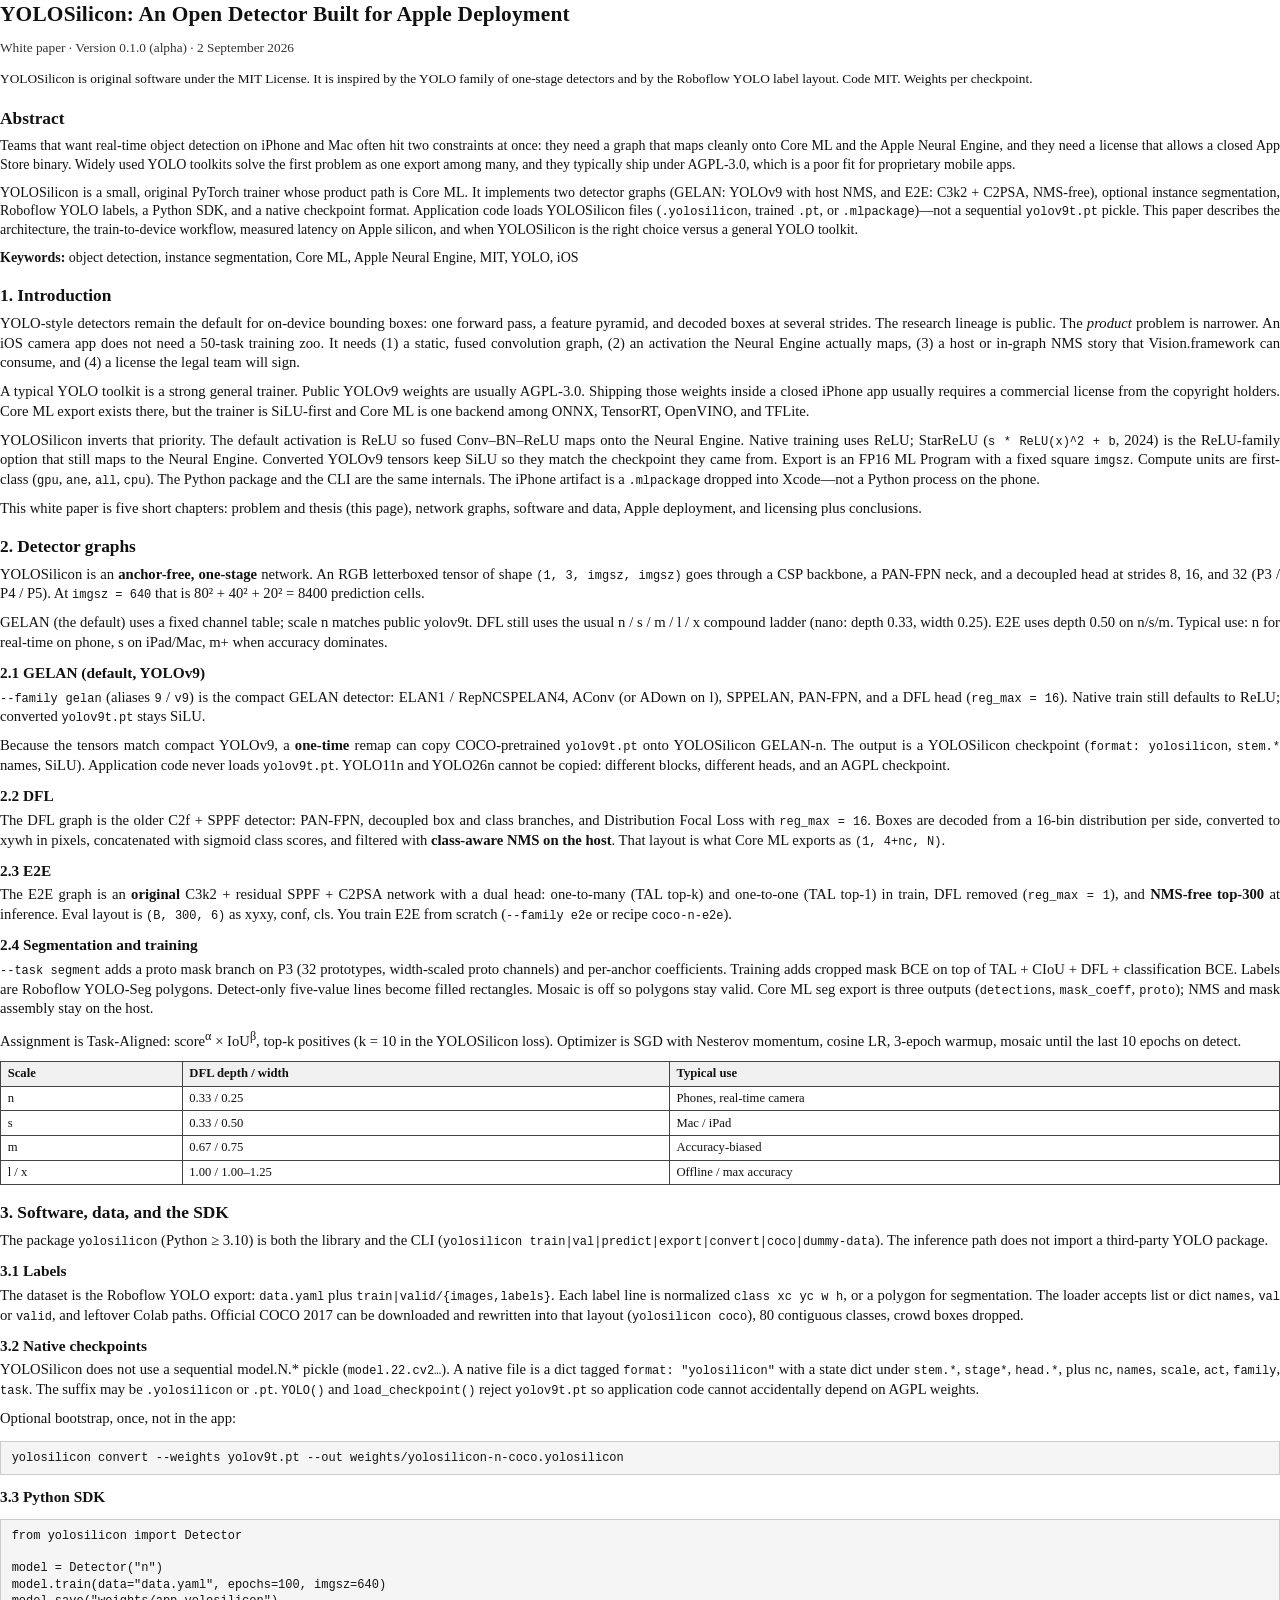
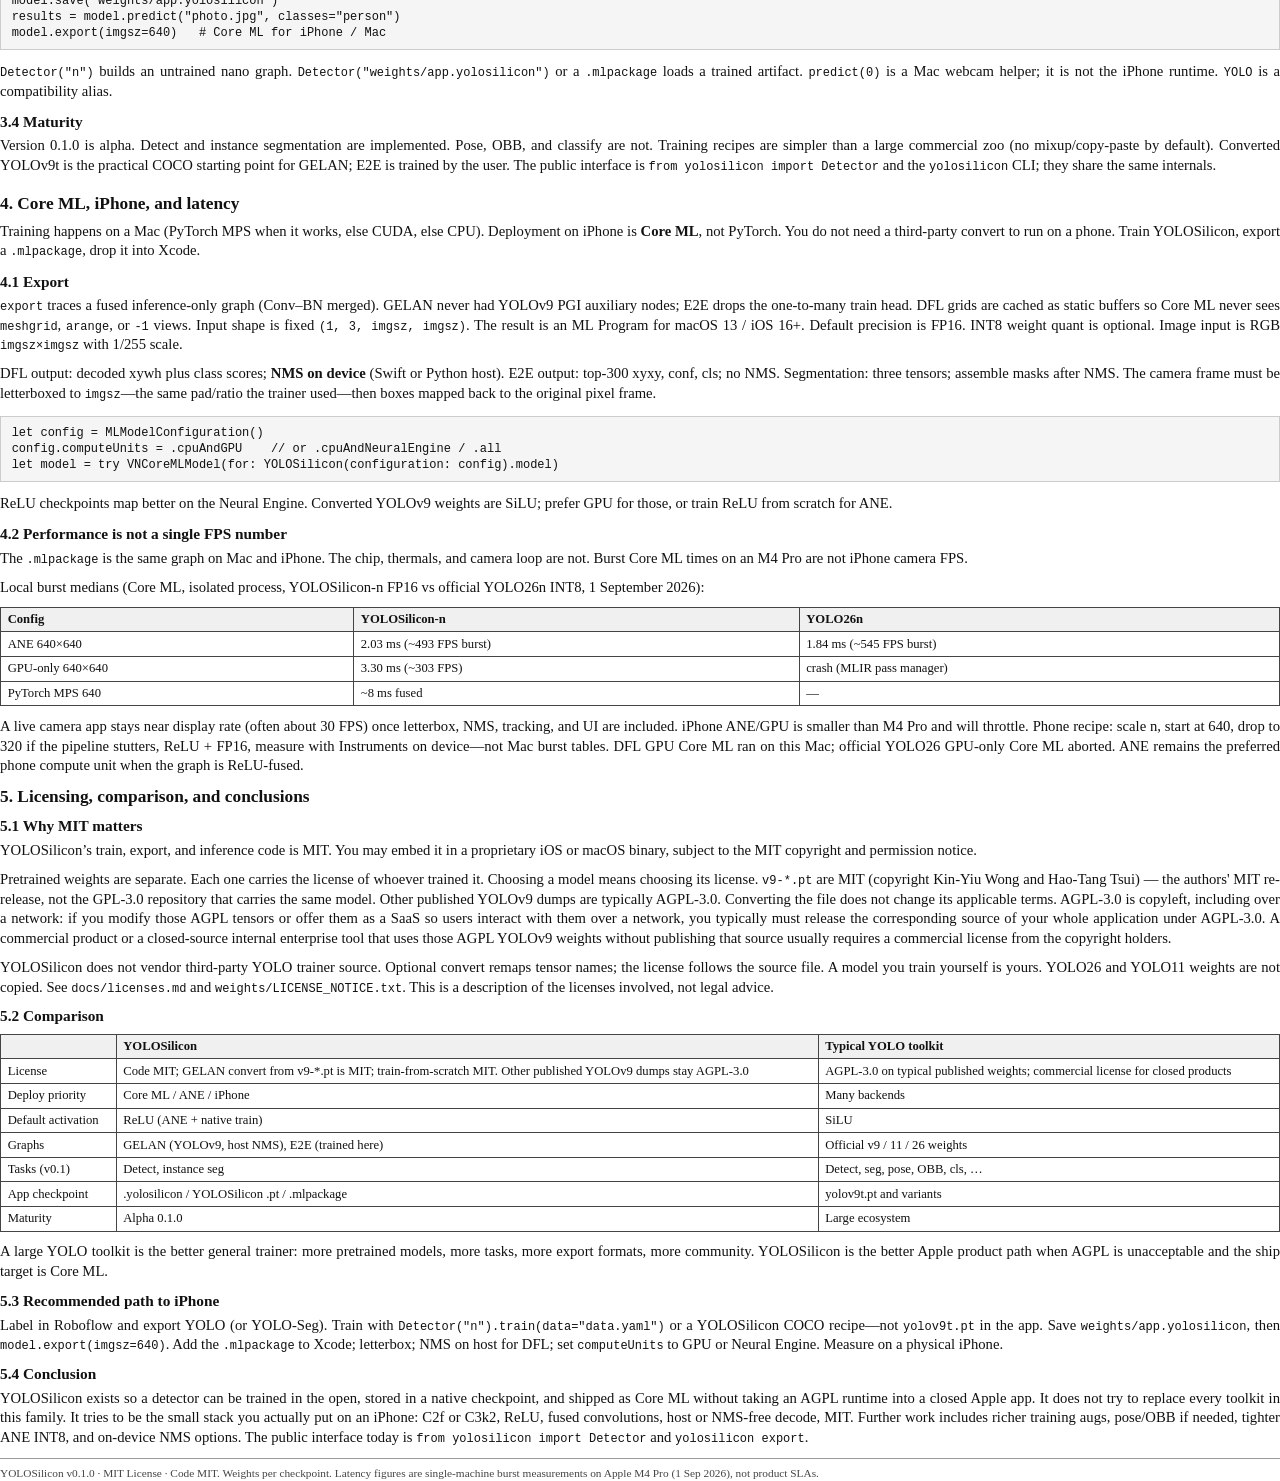
<file: docs/YOLOSilicon-White-Paper.html>
<!DOCTYPE html>
<html lang="en">
<head>
  <meta charset="utf-8" />
  <title>YOLOSilicon White Paper</title>
  <style>
    @page { size: letter; margin: 0.85in 0.95in; }
    html, body { margin: 0; padding: 0; }
    body {
      font-family: "Times New Roman", Times, serif;
      font-size: 11pt;
      line-height: 1.34;
      color: #111;
    }
    h1 { font-size: 16pt; margin: 0 0 8pt; letter-spacing: 0.01em; }
    h2 { font-size: 13pt; margin: 12pt 0 5pt; page-break-after: avoid; }
    h3 { font-size: 11.5pt; margin: 8pt 0 3pt; page-break-after: avoid; }
    p { margin: 0 0 7pt; text-align: justify; }
    .kicker { font-size: 10pt; color: #333; margin-bottom: 10pt; }
    .meta { font-size: 10pt; margin: 0 0 14pt; }
    .abstract { font-size: 10.5pt; }
    table { width: 100%; border-collapse: collapse; font-size: 9.5pt; margin: 5pt 0 8pt; }
    th, td { border: 0.4pt solid #444; padding: 2.5pt 5pt; vertical-align: top; text-align: left; }
    th { background: #f0f0f0; }
    pre, code { font-family: "Courier New", Courier, monospace; font-size: 9pt; }
    pre {
      background: #f5f5f5;
      border: 0.4pt solid #ccc;
      padding: 6pt 8pt;
      white-space: pre-wrap;
      page-break-inside: avoid;
    }
    ul { margin: 0 0 8pt; padding-left: 18pt; }
    li { margin-bottom: 2pt; }
    .page { page-break-after: always; }
    .page:last-child { page-break-after: auto; }
    .footer { font-size: 8.5pt; color: #444; margin: 8pt 0 0; border-top: 0.4pt solid #999; padding-top: 5pt; page-break-inside: avoid; }
    .page:last-child h2 { margin-top: 0; }
    .page:last-child h3 { margin-top: 6pt; }
  </style>
</head>
<body>

<section class="page">
  <div class="title-block">
    <h1>YOLOSilicon: An Open Detector Built for Apple Deployment</h1>
    <p class="kicker">White paper · Version 0.1.0 (alpha) · 2 September 2026</p>
    <p class="meta">YOLOSilicon is original software under the MIT License. It is inspired by the YOLO family of one-stage detectors and by the Roboflow YOLO label layout. Code MIT. Weights per checkpoint.</p>
  </div>

  <h2>Abstract</h2>
  <p class="abstract">Teams that want real-time object detection on iPhone and Mac often hit two constraints at once: they need a graph that maps cleanly onto Core ML and the Apple Neural Engine, and they need a license that allows a closed App Store binary. Widely used YOLO toolkits solve the first problem as one export among many, and they typically ship under AGPL-3.0, which is a poor fit for proprietary mobile apps.</p>
  <p class="abstract">YOLOSilicon is a small, original PyTorch trainer whose product path is Core ML. It implements two detector graphs (GELAN: YOLOv9 with host NMS, and E2E: C3k2 + C2PSA, NMS-free), optional instance segmentation, Roboflow YOLO labels, a Python SDK, and a native checkpoint format. Application code loads YOLOSilicon files (<code>.yolosilicon</code>, trained <code>.pt</code>, or <code>.mlpackage</code>)—not a sequential <code>yolov9t.pt</code> pickle. This paper describes the architecture, the train-to-device workflow, measured latency on Apple silicon, and when YOLOSilicon is the right choice versus a general YOLO toolkit.</p>
  <p class="abstract"><strong>Keywords:</strong> object detection, instance segmentation, Core ML, Apple Neural Engine, MIT, YOLO, iOS</p>

  <h2>1. Introduction</h2>
  <p>YOLO-style detectors remain the default for on-device bounding boxes: one forward pass, a feature pyramid, and decoded boxes at several strides. The research lineage is public. The <em>product</em> problem is narrower. An iOS camera app does not need a 50-task training zoo. It needs (1) a static, fused convolution graph, (2) an activation the Neural Engine actually maps, (3) a host or in-graph NMS story that Vision.framework can consume, and (4) a license the legal team will sign.</p>
  <p>A typical YOLO toolkit is a strong general trainer. Public YOLOv9 weights are usually AGPL-3.0. Shipping those weights inside a closed iPhone app usually requires a commercial license from the copyright holders. Core ML export exists there, but the trainer is SiLU-first and Core ML is one backend among ONNX, TensorRT, OpenVINO, and TFLite.</p>
  <p>YOLOSilicon inverts that priority. The default activation is ReLU so fused Conv–BN–ReLU maps onto the Neural Engine. Native training uses ReLU; StarReLU (<code>s * ReLU(x)^2 + b</code>, 2024) is the ReLU-family option that still maps to the Neural Engine. Converted YOLOv9 tensors keep SiLU so they match the checkpoint they came from. Export is an FP16 ML Program with a fixed square <code>imgsz</code>. Compute units are first-class (<code>gpu</code>, <code>ane</code>, <code>all</code>, <code>cpu</code>). The Python package and the CLI are the same internals. The iPhone artifact is a <code>.mlpackage</code> dropped into Xcode—not a Python process on the phone.</p>
  <p>This white paper is five short chapters: problem and thesis (this page), network graphs, software and data, Apple deployment, and licensing plus conclusions.</p>
</section>

<section class="page">
  <h2>2. Detector graphs</h2>
  <p>YOLOSilicon is an <strong>anchor-free, one-stage</strong> network. An RGB letterboxed tensor of shape <code>(1, 3, imgsz, imgsz)</code> goes through a CSP backbone, a PAN-FPN neck, and a decoupled head at strides 8, 16, and 32 (P3 / P4 / P5). At <code>imgsz = 640</code> that is 80² + 40² + 20² = 8400 prediction cells.</p>
  <p>GELAN (the default) uses a fixed channel table; scale n matches public yolov9t. DFL still uses the usual n / s / m / l / x compound ladder (nano: depth 0.33, width 0.25). E2E uses depth 0.50 on n/s/m. Typical use: n for real-time on phone, s on iPad/Mac, m+ when accuracy dominates.</p>

  <h3>2.1 GELAN (default, YOLOv9)</h3>
  <p><code>--family gelan</code> (aliases <code>9</code> / <code>v9</code>) is the compact GELAN detector: ELAN1 / RepNCSPELAN4, AConv (or ADown on l), SPPELAN, PAN-FPN, and a DFL head (<code>reg_max = 16</code>). Native train still defaults to ReLU; converted <code>yolov9t.pt</code> stays SiLU.</p>
  <p>Because the tensors match compact YOLOv9, a <strong>one-time</strong> remap can copy COCO-pretrained <code>yolov9t.pt</code> onto YOLOSilicon GELAN-n. The output is a YOLOSilicon checkpoint (<code>format: yolosilicon</code>, <code>stem.*</code> names, SiLU). Application code never loads <code>yolov9t.pt</code>. YOLO11n and YOLO26n cannot be copied: different blocks, different heads, and an AGPL checkpoint.</p>

  <h3>2.2 DFL</h3>
  <p>The DFL graph is the older C2f + SPPF detector: PAN-FPN, decoupled box and class branches, and Distribution Focal Loss with <code>reg_max = 16</code>. Boxes are decoded from a 16-bin distribution per side, converted to xywh in pixels, concatenated with sigmoid class scores, and filtered with <strong>class-aware NMS on the host</strong>. That layout is what Core ML exports as <code>(1, 4+nc, N)</code>.</p>

  <h3>2.3 E2E</h3>
  <p>The E2E graph is an <strong>original</strong> C3k2 + residual SPPF + C2PSA network with a dual head: one-to-many (TAL top-k) and one-to-one (TAL top-1) in train, DFL removed (<code>reg_max = 1</code>), and <strong>NMS-free top-300</strong> at inference. Eval layout is <code>(B, 300, 6)</code> as xyxy, conf, cls. You train E2E from scratch (<code>--family e2e</code> or recipe <code>coco-n-e2e</code>).</p>

  <h3>2.4 Segmentation and training</h3>
  <p><code>--task segment</code> adds a proto mask branch on P3 (32 prototypes, width-scaled proto channels) and per-anchor coefficients. Training adds cropped mask BCE on top of TAL + CIoU + DFL + classification BCE. Labels are Roboflow YOLO-Seg polygons. Detect-only five-value lines become filled rectangles. Mosaic is off so polygons stay valid. Core ML seg export is three outputs (<code>detections</code>, <code>mask_coeff</code>, <code>proto</code>); NMS and mask assembly stay on the host.</p>
  <p>Assignment is Task-Aligned: score<sup>α</sup> × IoU<sup>β</sup>, top-k positives (k = 10 in the YOLOSilicon loss). Optimizer is SGD with Nesterov momentum, cosine LR, 3-epoch warmup, mosaic until the last 10 epochs on detect.</p>
  <table>
    <tr><th>Scale</th><th>DFL depth / width</th><th>Typical use</th></tr>
    <tr><td>n</td><td>0.33 / 0.25</td><td>Phones, real-time camera</td></tr>
    <tr><td>s</td><td>0.33 / 0.50</td><td>Mac / iPad</td></tr>
    <tr><td>m</td><td>0.67 / 0.75</td><td>Accuracy-biased</td></tr>
    <tr><td>l / x</td><td>1.00 / 1.00–1.25</td><td>Offline / max accuracy</td></tr>
  </table>
</section>

<section class="page">
  <h2>3. Software, data, and the SDK</h2>
  <p>The package <code>yolosilicon</code> (Python ≥ 3.10) is both the library and the CLI (<code>yolosilicon train|val|predict|export|convert|coco|dummy-data</code>). The inference path does not import a third-party YOLO package.</p>

  <h3>3.1 Labels</h3>
  <p>The dataset is the Roboflow YOLO export: <code>data.yaml</code> plus <code>train|valid/{images,labels}</code>. Each label line is normalized <code>class xc yc w h</code>, or a polygon for segmentation. The loader accepts list or dict <code>names</code>, <code>val</code> or <code>valid</code>, and leftover Colab paths. Official COCO 2017 can be downloaded and rewritten into that layout (<code>yolosilicon coco</code>), 80 contiguous classes, crowd boxes dropped.</p>

  <h3>3.2 Native checkpoints</h3>
  <p>YOLOSilicon does not use a sequential model.N.* pickle (<code>model.22.cv2…</code>). A native file is a dict tagged <code>format: "yolosilicon"</code> with a state dict under <code>stem.*</code>, <code>stage*</code>, <code>head.*</code>, plus <code>nc</code>, <code>names</code>, <code>scale</code>, <code>act</code>, <code>family</code>, <code>task</code>. The suffix may be <code>.yolosilicon</code> or <code>.pt</code>. <code>YOLO()</code> and <code>load_checkpoint()</code> reject <code>yolov9t.pt</code> so application code cannot accidentally depend on AGPL weights.</p>
  <p>Optional bootstrap, once, not in the app:</p>
  <pre>yolosilicon convert --weights yolov9t.pt --out weights/yolosilicon-n-coco.yolosilicon</pre>

  <h3>3.3 Python SDK</h3>
  <pre>from yolosilicon import Detector

model = Detector("n")
model.train(data="data.yaml", epochs=100, imgsz=640)
model.save("weights/app.yolosilicon")
results = model.predict("photo.jpg", classes="person")
model.export(imgsz=640)   # Core ML for iPhone / Mac</pre>
  <p><code>Detector("n")</code> builds an untrained nano graph. <code>Detector("weights/app.yolosilicon")</code> or a <code>.mlpackage</code> loads a trained artifact. <code>predict(0)</code> is a Mac webcam helper; it is not the iPhone runtime. <code>YOLO</code> is a compatibility alias.</p>

  <h3>3.4 Maturity</h3>
  <p>Version 0.1.0 is alpha. Detect and instance segmentation are implemented. Pose, OBB, and classify are not. Training recipes are simpler than a large commercial zoo (no mixup/copy-paste by default). Converted YOLOv9t is the practical COCO starting point for GELAN; E2E is trained by the user. The public interface is <code>from yolosilicon import Detector</code> and the <code>yolosilicon</code> CLI; they share the same internals.</p>
</section>

<section class="page">
  <h2>4. Core ML, iPhone, and latency</h2>
  <p>Training happens on a Mac (PyTorch MPS when it works, else CUDA, else CPU). Deployment on iPhone is <strong>Core ML</strong>, not PyTorch. You do not need a third-party convert to run on a phone. Train YOLOSilicon, export a <code>.mlpackage</code>, drop it into Xcode.</p>

  <h3>4.1 Export</h3>
  <p><code>export</code> traces a fused inference-only graph (Conv–BN merged). GELAN never had YOLOv9 PGI auxiliary nodes; E2E drops the one-to-many train head. DFL grids are cached as static buffers so Core ML never sees <code>meshgrid</code>, <code>arange</code>, or <code>-1</code> views. Input shape is fixed <code>(1, 3, imgsz, imgsz)</code>. The result is an ML Program for macOS 13 / iOS 16+. Default precision is FP16. INT8 weight quant is optional. Image input is RGB <code>imgsz×imgsz</code> with 1/255 scale.</p>
  <p>DFL output: decoded xywh plus class scores; <strong>NMS on device</strong> (Swift or Python host). E2E output: top-300 xyxy, conf, cls; no NMS. Segmentation: three tensors; assemble masks after NMS. The camera frame must be letterboxed to <code>imgsz</code>—the same pad/ratio the trainer used—then boxes mapped back to the original pixel frame.</p>
  <pre>let config = MLModelConfiguration()
config.computeUnits = .cpuAndGPU    // or .cpuAndNeuralEngine / .all
let model = try VNCoreMLModel(for: YOLOSilicon(configuration: config).model)</pre>
  <p>ReLU checkpoints map better on the Neural Engine. Converted YOLOv9 weights are SiLU; prefer GPU for those, or train ReLU from scratch for ANE.</p>

  <h3>4.2 Performance is not a single FPS number</h3>
  <p>The <code>.mlpackage</code> is the same graph on Mac and iPhone. The chip, thermals, and camera loop are not. Burst Core ML times on an M4 Pro are not iPhone camera FPS.</p>
  <p>Local burst medians (Core ML, isolated process, YOLOSilicon-n FP16 vs official YOLO26n INT8, 1 September 2026):</p>
  <table>
    <tr><th>Config</th><th>YOLOSilicon-n</th><th>YOLO26n</th></tr>
    <tr><td>ANE 640×640</td><td>2.03 ms (~493 FPS burst)</td><td>1.84 ms (~545 FPS burst)</td></tr>
    <tr><td>GPU-only 640×640</td><td>3.30 ms (~303 FPS)</td><td>crash (MLIR pass manager)</td></tr>
    <tr><td>PyTorch MPS 640</td><td>~8 ms fused</td><td>—</td></tr>
  </table>
  <p>A live camera app stays near display rate (often about 30 FPS) once letterbox, NMS, tracking, and UI are included. iPhone ANE/GPU is smaller than M4 Pro and will throttle. Phone recipe: scale n, start at 640, drop to 320 if the pipeline stutters, ReLU + FP16, measure with Instruments on device—not Mac burst tables. DFL GPU Core ML ran on this Mac; official YOLO26 GPU-only Core ML aborted. ANE remains the preferred phone compute unit when the graph is ReLU-fused.</p>
</section>

<section class="page">
  <h2>5. Licensing, comparison, and conclusions</h2>

  <h3>5.1 Why MIT matters</h3>
  <p>YOLOSilicon’s train, export, and inference code is MIT. You may embed it in a proprietary iOS or macOS binary, subject to the MIT copyright and permission notice.</p>
  <p>Pretrained weights are separate. Each one carries the license of whoever trained it. Choosing a model means choosing its license. <code>v9-*.pt</code> are MIT (copyright Kin-Yiu Wong and Hao-Tang Tsui) — the authors' MIT re-release, not the GPL-3.0 repository that carries the same model. Other published YOLOv9 dumps are typically AGPL-3.0. Converting the file does not change its applicable terms. AGPL-3.0 is copyleft, including over a network: if you modify those AGPL tensors or offer them as a SaaS so users interact with them over a network, you typically must release the corresponding source of your whole application under AGPL-3.0. A commercial product or a closed-source internal enterprise tool that uses those AGPL YOLOv9 weights without publishing that source usually requires a commercial license from the copyright holders.</p>
  <p>YOLOSilicon does not vendor third-party YOLO trainer source. Optional convert remaps tensor names; the license follows the source file. A model you train yourself is yours. YOLO26 and YOLO11 weights are not copied. See <code>docs/licenses.md</code> and <code>weights/LICENSE_NOTICE.txt</code>. This is a description of the licenses involved, not legal advice.</p>

  <h3>5.2 Comparison</h3>
  <table>
    <tr><th></th><th>YOLOSilicon</th><th>Typical YOLO toolkit</th></tr>
    <tr><td>License</td><td>Code MIT; GELAN convert from v9-*.pt is MIT; train-from-scratch MIT. Other published YOLOv9 dumps stay AGPL-3.0</td><td>AGPL-3.0 on typical published weights; commercial license for closed products</td></tr>
    <tr><td>Deploy priority</td><td>Core ML / ANE / iPhone</td><td>Many backends</td></tr>
    <tr><td>Default activation</td><td>ReLU (ANE + native train)</td><td>SiLU</td></tr>
    <tr><td>Graphs</td><td>GELAN (YOLOv9, host NMS), E2E (trained here)</td><td>Official v9 / 11 / 26 weights</td></tr>
    <tr><td>Tasks (v0.1)</td><td>Detect, instance seg</td><td>Detect, seg, pose, OBB, cls, …</td></tr>
    <tr><td>App checkpoint</td><td>.yolosilicon / YOLOSilicon .pt / .mlpackage</td><td>yolov9t.pt and variants</td></tr>
    <tr><td>Maturity</td><td>Alpha 0.1.0</td><td>Large ecosystem</td></tr>
  </table>
  <p>A large YOLO toolkit is the better general trainer: more pretrained models, more tasks, more export formats, more community. YOLOSilicon is the better Apple product path when AGPL is unacceptable and the ship target is Core ML.</p>

  <h3>5.3 Recommended path to iPhone</h3>
  <p>Label in Roboflow and export YOLO (or YOLO-Seg). Train with <code>Detector("n").train(data="data.yaml")</code> or a YOLOSilicon COCO recipe—not <code>yolov9t.pt</code> in the app. Save <code>weights/app.yolosilicon</code>, then <code>model.export(imgsz=640)</code>. Add the <code>.mlpackage</code> to Xcode; letterbox; NMS on host for DFL; set <code>computeUnits</code> to GPU or Neural Engine. Measure on a physical iPhone.</p>

  <h3>5.4 Conclusion</h3>
  <p>YOLOSilicon exists so a detector can be trained in the open, stored in a native checkpoint, and shipped as Core ML without taking an AGPL runtime into a closed Apple app. It does not try to replace every toolkit in this family. It tries to be the small stack you actually put on an iPhone: C2f or C3k2, ReLU, fused convolutions, host or NMS-free decode, MIT. Further work includes richer training augs, pose/OBB if needed, tighter ANE INT8, and on-device NMS options. The public interface today is <code>from yolosilicon import Detector</code> and <code>yolosilicon export</code>.</p>
  <p class="footer">YOLOSilicon v0.1.0 · MIT License · Code MIT. Weights per checkpoint. Latency figures are single-machine burst measurements on Apple M4 Pro (1 Sep 2026), not product SLAs.</p>
</section>

</body>
</html>
</file>
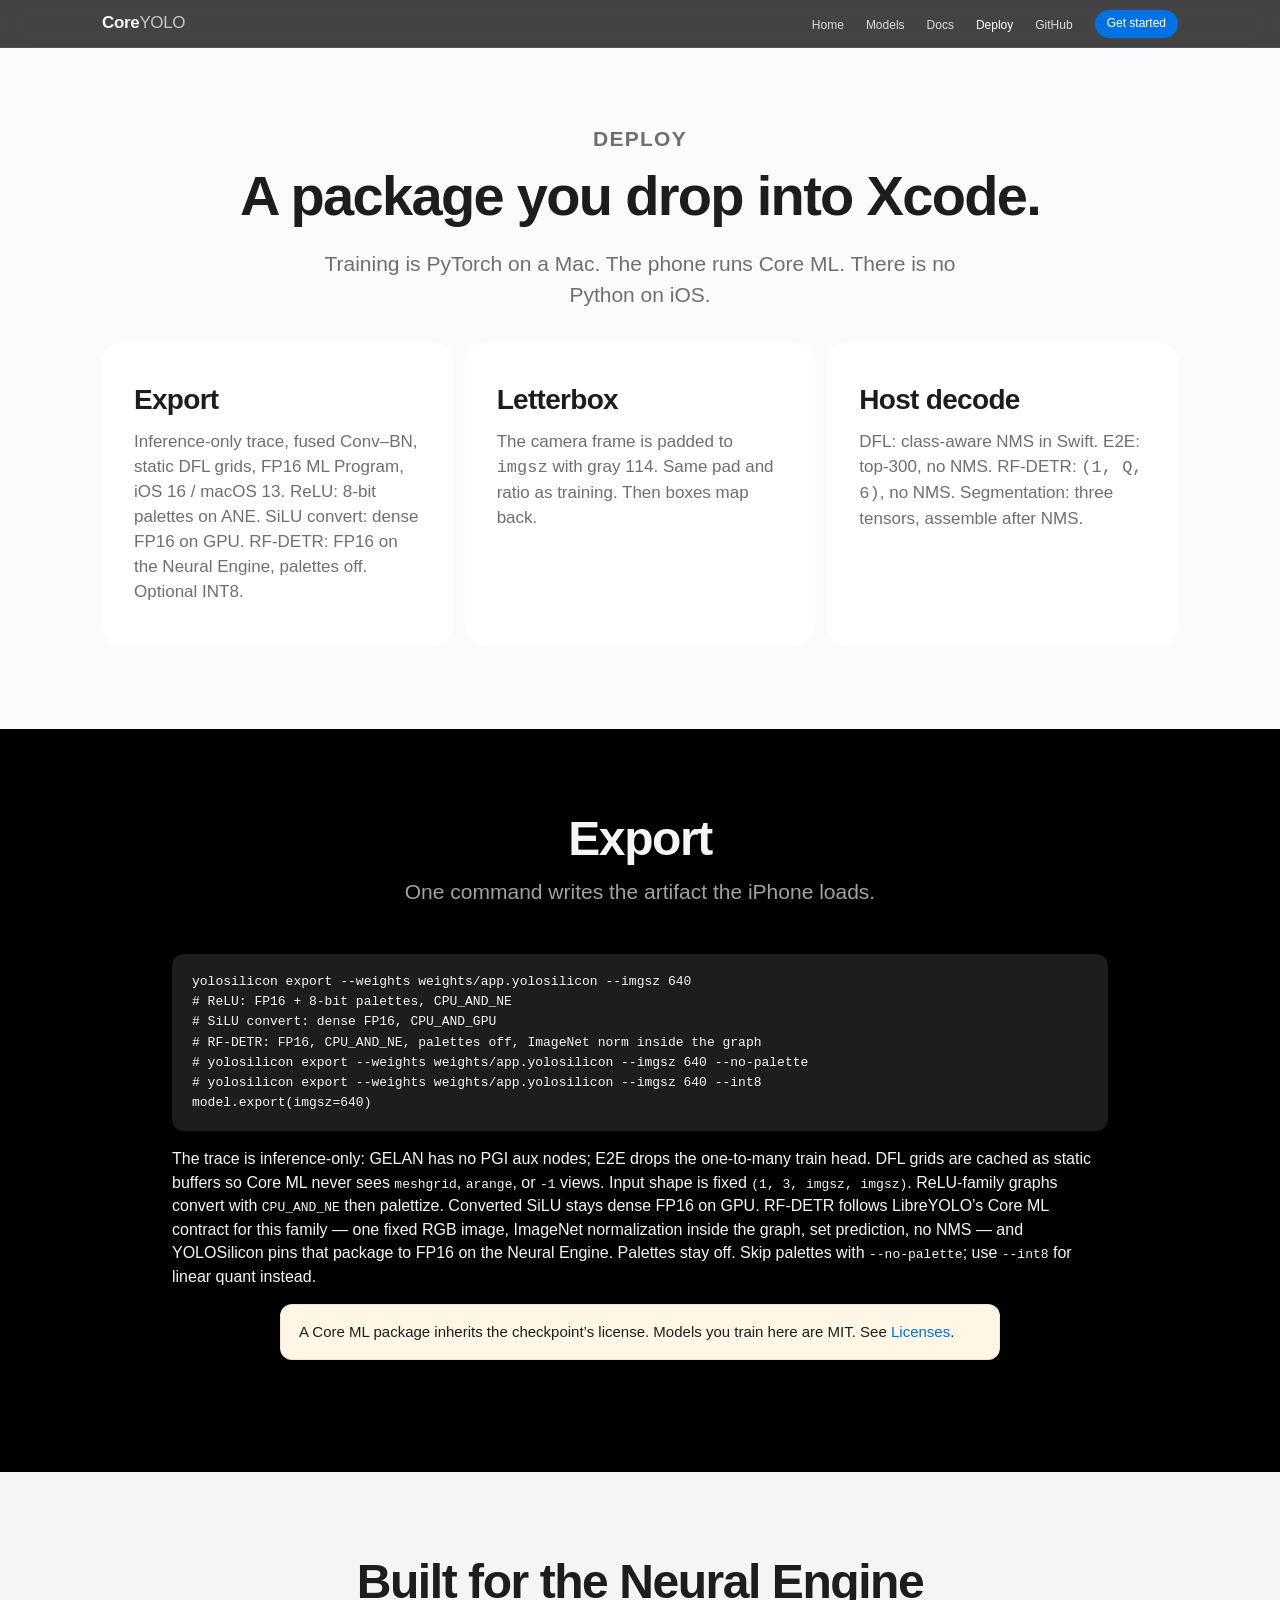
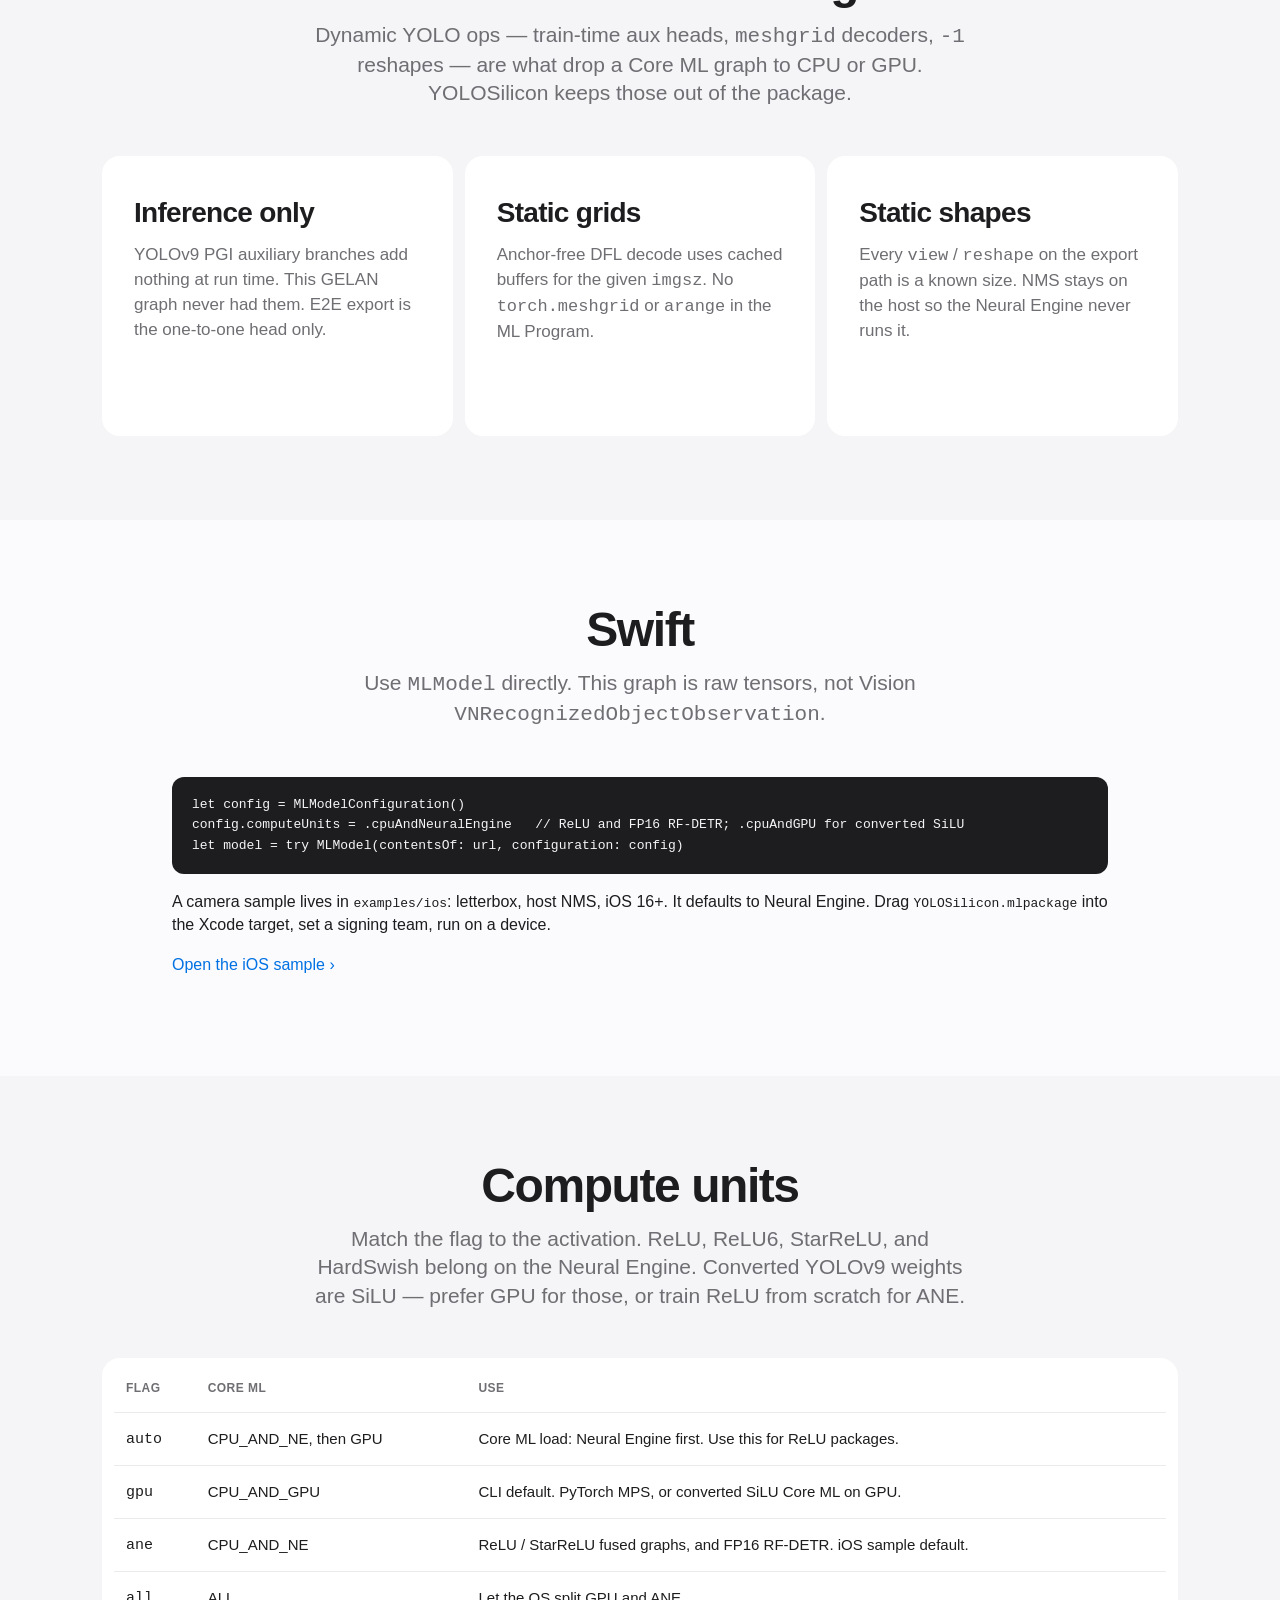
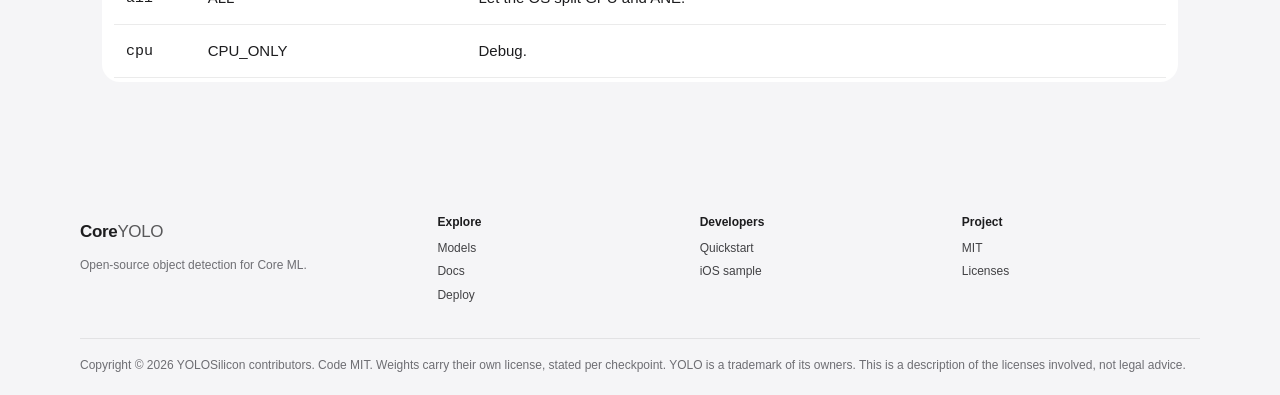
<file: website/deploy.html>
<!DOCTYPE html>
<html lang="en">
<head>
  <meta charset="utf-8" />
  <meta name="viewport" content="width=device-width, initial-scale=1" />
  <title>Deploy — YOLOSilicon</title>
  <meta name="description" content="Export YOLOSilicon to Core ML. ReLU palettes on ANE; SiLU dense FP16 on GPU; RF-DETR FP16 on the Neural Engine." />
  <link rel="stylesheet" href="css/site.css?v=oss" />
</head>
<body>
  <header class="nav">
    <div class="nav-inner">
      <a class="wordmark" href="index.html">Core<span>YOLO</span></a>
      <button class="nav-toggle" type="button" aria-label="Menu" aria-expanded="false">☰</button>
      <ul class="nav-links">
        <li><a href="index.html">Home</a></li>
        <li><a href="models.html">Models</a></li>
        <li><a href="docs.html">Docs</a></li>
        <li><a href="deploy.html" aria-current="page">Deploy</a></li>
        <li><a href="https://github.com/zawawiAI/yolosilicon">GitHub</a></li>
        <li><a class="nav-cta" href="docs.html#quickstart">Get started</a></li>
      </ul>
    </div>
  </header>

  <header class="page-hero">
    <p class="eyebrow">Deploy</p>
    <h1>A package you drop into Xcode.</h1>
    <p>Training is PyTorch on a Mac. The phone runs Core ML. There is no Python on iOS.</p>
  </header>

  <section class="section" style="padding-top:8px">
    <div class="wrap-wide">
      <div class="tiles">
        <article class="tile">
          <h3>Export</h3>
          <p>Inference-only trace, fused Conv–BN, static DFL grids, FP16 ML Program, iOS 16 / macOS 13. ReLU: 8-bit palettes on ANE. SiLU convert: dense FP16 on GPU. RF-DETR: FP16 on the Neural Engine, palettes off. Optional INT8.</p>
        </article>
        <article class="tile">
          <h3>Letterbox</h3>
          <p>The camera frame is padded to <code>imgsz</code> with gray 114. Same pad and ratio as training. Then boxes map back.</p>
        </article>
        <article class="tile">
          <h3>Host decode</h3>
          <p>DFL: class-aware NMS in Swift. E2E: top-300, no NMS. RF-DETR: <code>(1, Q, 6)</code>, no NMS. Segmentation: three tensors, assemble after NMS.</p>
        </article>
      </div>
    </div>
  </section>

  <section class="section dark">
    <div class="wrap">
      <h2>Export</h2>
      <p class="lead">One command writes the artifact the iPhone loads.</p>
      <pre><code>yolosilicon export --weights weights/app.yolosilicon --imgsz 640
# ReLU: FP16 + 8-bit palettes, CPU_AND_NE
# SiLU convert: dense FP16, CPU_AND_GPU
# RF-DETR: FP16, CPU_AND_NE, palettes off, ImageNet norm inside the graph
# yolosilicon export --weights weights/app.yolosilicon --imgsz 640 --no-palette
# yolosilicon export --weights weights/app.yolosilicon --imgsz 640 --int8
model.export(imgsz=640)</code></pre>
      <p>The trace is inference-only: GELAN has no PGI aux nodes; E2E drops the one-to-many train head. DFL grids are cached as static buffers so Core ML never sees <code>meshgrid</code>, <code>arange</code>, or <code>-1</code> views. Input shape is fixed <code>(1, 3, imgsz, imgsz)</code>. ReLU-family graphs convert with <code>CPU_AND_NE</code> then palettize. Converted SiLU stays dense FP16 on GPU. RF-DETR follows LibreYOLO’s Core ML contract for this family — one fixed RGB image, ImageNet normalization inside the graph, set prediction, no NMS — and YOLOSilicon pins that package to FP16 on the Neural Engine. Palettes stay off. Skip palettes with <code>--no-palette</code>; use <code>--int8</code> for linear quant instead.</p>
      <p class="note">A Core ML package inherits the checkpoint’s license. Models you train here are MIT. See <a href="docs.html#license">Licenses</a>.</p>
    </div>
  </section>

  <section class="section gray">
    <div class="wrap-wide">
      <h2>Built for the Neural Engine</h2>
      <p class="lead">Dynamic YOLO ops — train-time aux heads, <code>meshgrid</code> decoders, <code>-1</code> reshapes — are what drop a Core ML graph to CPU or GPU. YOLOSilicon keeps those out of the package.</p>
      <div class="tiles">
        <article class="tile">
          <h3>Inference only</h3>
          <p>YOLOv9 PGI auxiliary branches add nothing at run time. This GELAN graph never had them. E2E export is the one-to-one head only.</p>
        </article>
        <article class="tile">
          <h3>Static grids</h3>
          <p>Anchor-free DFL decode uses cached buffers for the given <code>imgsz</code>. No <code>torch.meshgrid</code> or <code>arange</code> in the ML Program.</p>
        </article>
        <article class="tile">
          <h3>Static shapes</h3>
          <p>Every <code>view</code> / <code>reshape</code> on the export path is a known size. NMS stays on the host so the Neural Engine never runs it.</p>
        </article>
      </div>
    </div>
  </section>

  <section class="section">
    <div class="wrap">
      <h2>Swift</h2>
      <p class="lead">Use <code>MLModel</code> directly. This graph is raw tensors, not Vision <code>VNRecognizedObjectObservation</code>.</p>
      <pre><code>let config = MLModelConfiguration()
config.computeUnits = .cpuAndNeuralEngine   // ReLU and FP16 RF-DETR; .cpuAndGPU for converted SiLU
let model = try MLModel(contentsOf: url, configuration: config)</code></pre>
      <p>A camera sample lives in <code>examples/ios</code>: letterbox, host NMS, iOS 16+. It defaults to Neural Engine. Drag <code>YOLOSilicon.mlpackage</code> into the Xcode target, set a signing team, run on a device.</p>
      <p><a href="https://github.com/zawawiAI/yolosilicon/tree/main/examples/ios">Open the iOS sample ›</a></p>
    </div>
  </section>

  <section class="section gray">
    <div class="wrap-wide">
      <h2>Compute units</h2>
      <p class="lead">Match the flag to the activation. ReLU, ReLU6, StarReLU, and HardSwish belong on the Neural Engine. Converted YOLOv9 weights are SiLU — prefer GPU for those, or train ReLU from scratch for ANE.</p>
      <div class="table-wrap">
        <table>
          <thead>
            <tr>
              <th>Flag</th>
              <th>Core ML</th>
              <th>Use</th>
            </tr>
          </thead>
          <tbody>
            <tr>
              <td><code>auto</code></td>
              <td>CPU_AND_NE, then GPU</td>
              <td>Core ML load: Neural Engine first. Use this for ReLU packages.</td>
            </tr>
            <tr>
              <td><code>gpu</code></td>
              <td>CPU_AND_GPU</td>
              <td>CLI default. PyTorch MPS, or converted SiLU Core ML on GPU.</td>
            </tr>
            <tr>
              <td><code>ane</code></td>
              <td>CPU_AND_NE</td>
              <td>ReLU / StarReLU fused graphs, and FP16 RF-DETR. iOS sample default.</td>
            </tr>
            <tr>
              <td><code>all</code></td>
              <td>ALL</td>
              <td>Let the OS split GPU and ANE.</td>
            </tr>
            <tr>
              <td><code>cpu</code></td>
              <td>CPU_ONLY</td>
              <td>Debug.</td>
            </tr>
          </tbody>
        </table>
      </div>
    </div>
  </section>

  <footer class="footer">
    <div class="footer-grid">
      <div>
        <a class="wordmark" href="index.html" style="color:#1d1d1f">Core<span>YOLO</span></a>
        <p>Open-source object detection for Core ML.</p>
      </div>
      <div>
        <h4>Explore</h4>
        <a href="models.html">Models</a>
        <a href="docs.html">Docs</a>
        <a href="deploy.html">Deploy</a>
      </div>
      <div>
        <h4>Developers</h4>
        <a href="docs.html#quickstart">Quickstart</a>
        <a href="https://github.com/zawawiAI/yolosilicon/tree/main/examples/ios">iOS sample</a>
      </div>
      <div>
        <h4>Project</h4>
        <a href="https://github.com/zawawiAI/yolosilicon/blob/main/LICENSE">MIT</a>
        <a href="docs.html#license">Licenses</a>
      </div>
    </div>
    <p class="legal">Copyright © 2026 YOLOSilicon contributors. Code MIT. Weights carry their own license, stated per checkpoint. YOLO is a trademark of its owners. This is a description of the licenses involved, not legal advice.</p>
  </footer>
  <script src="js/site.js"></script>
</body>
</html>
</file>
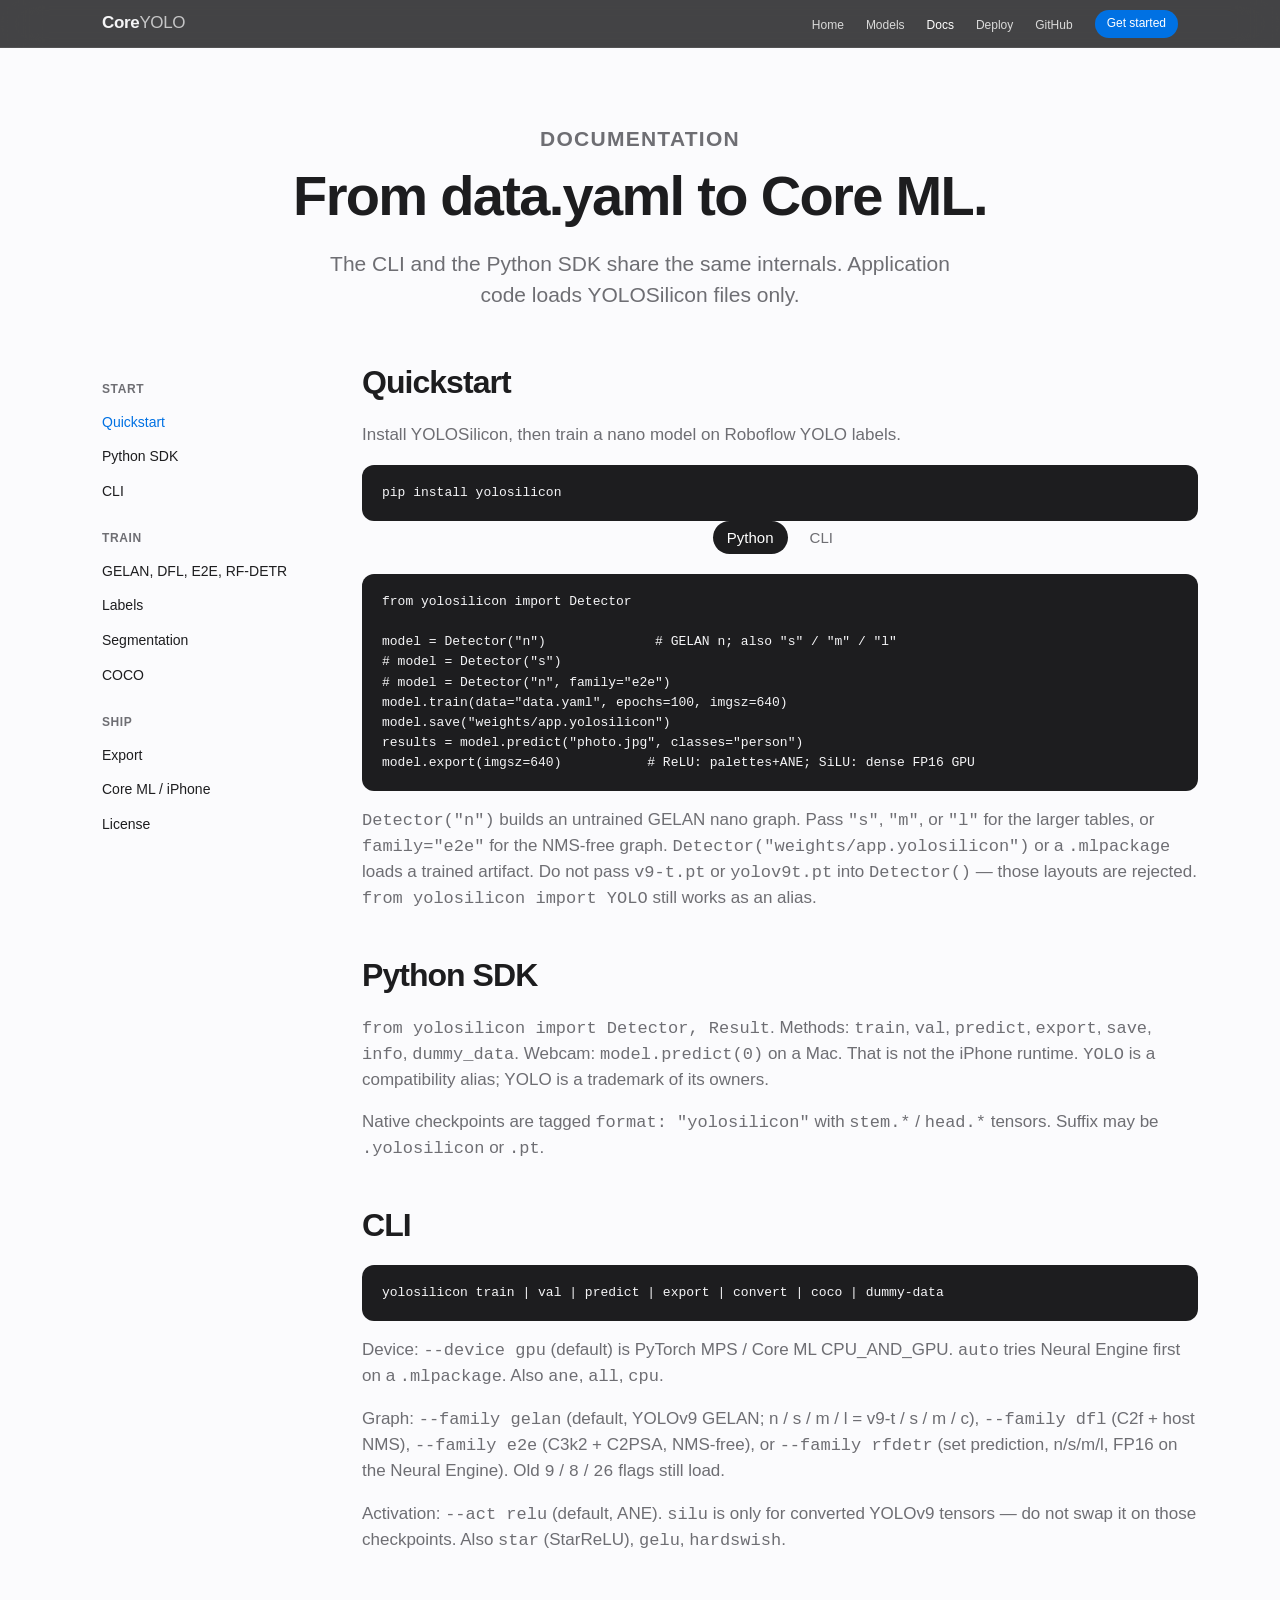
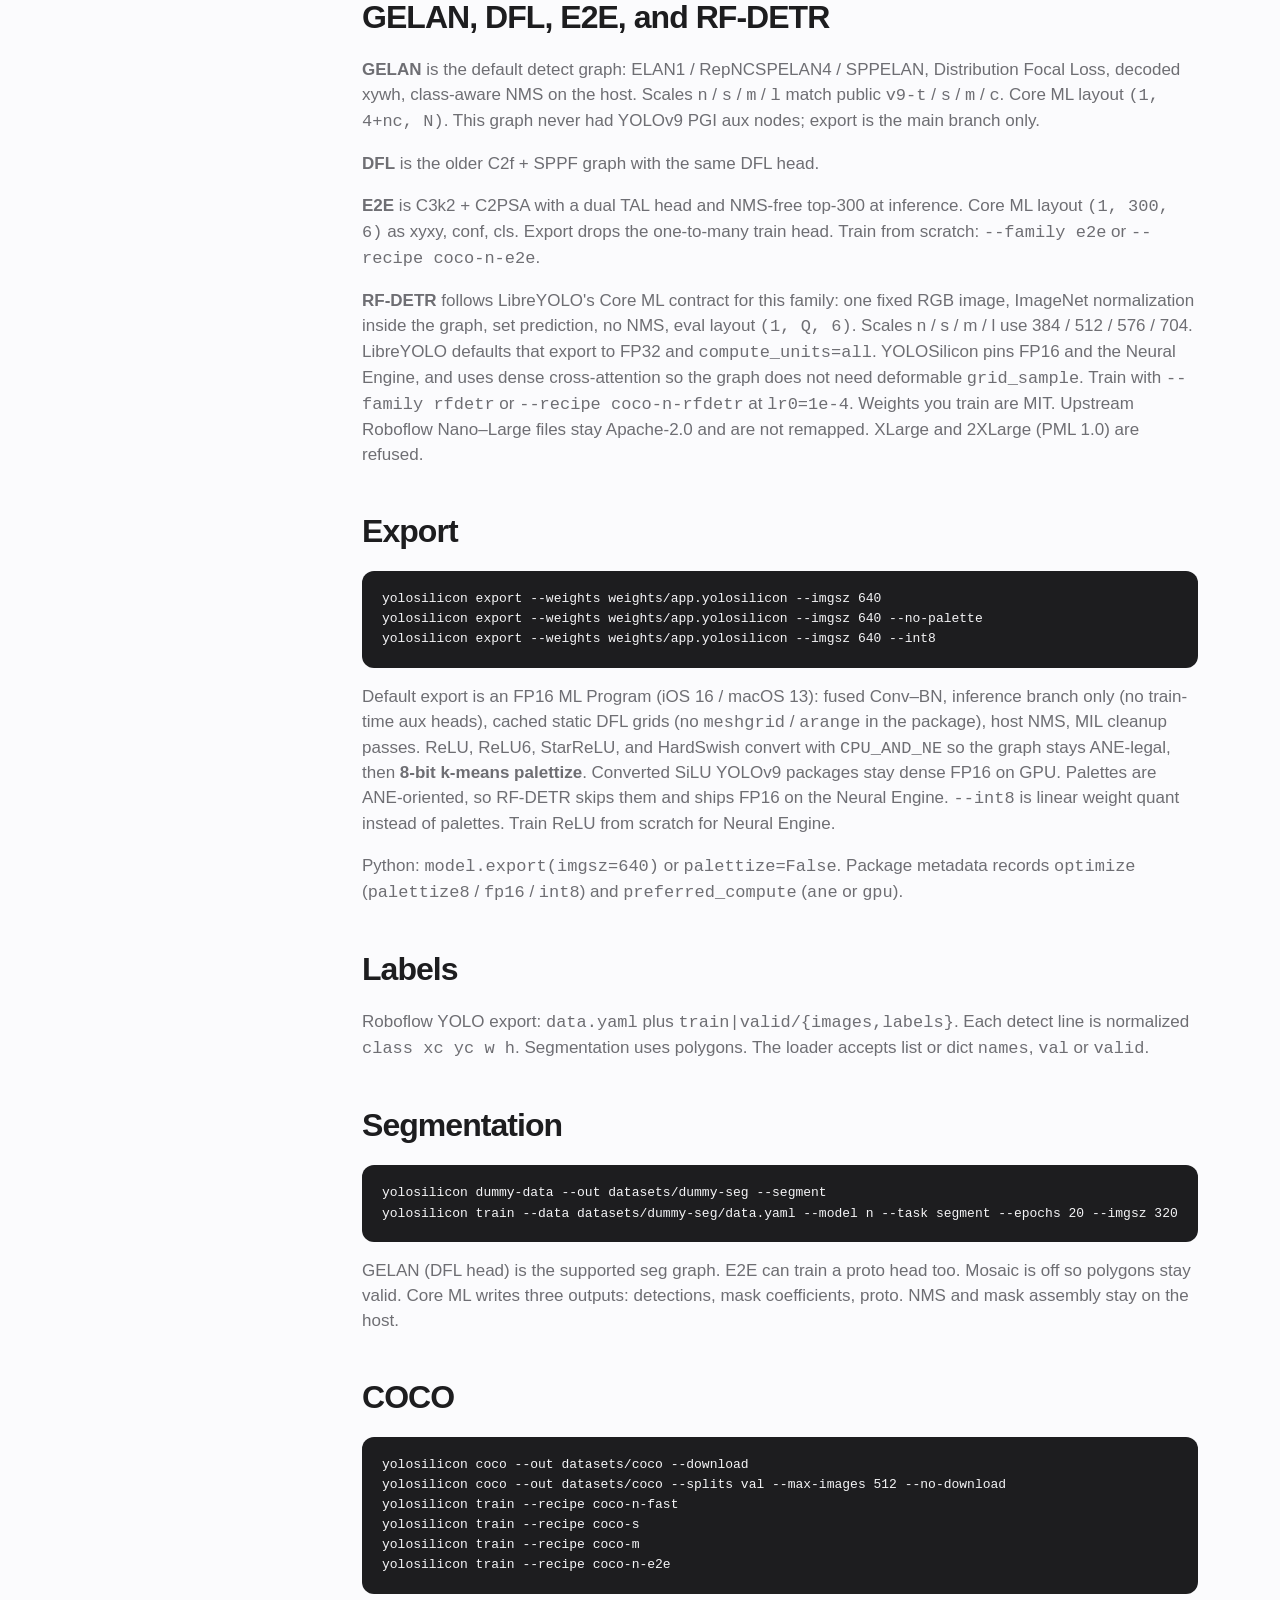
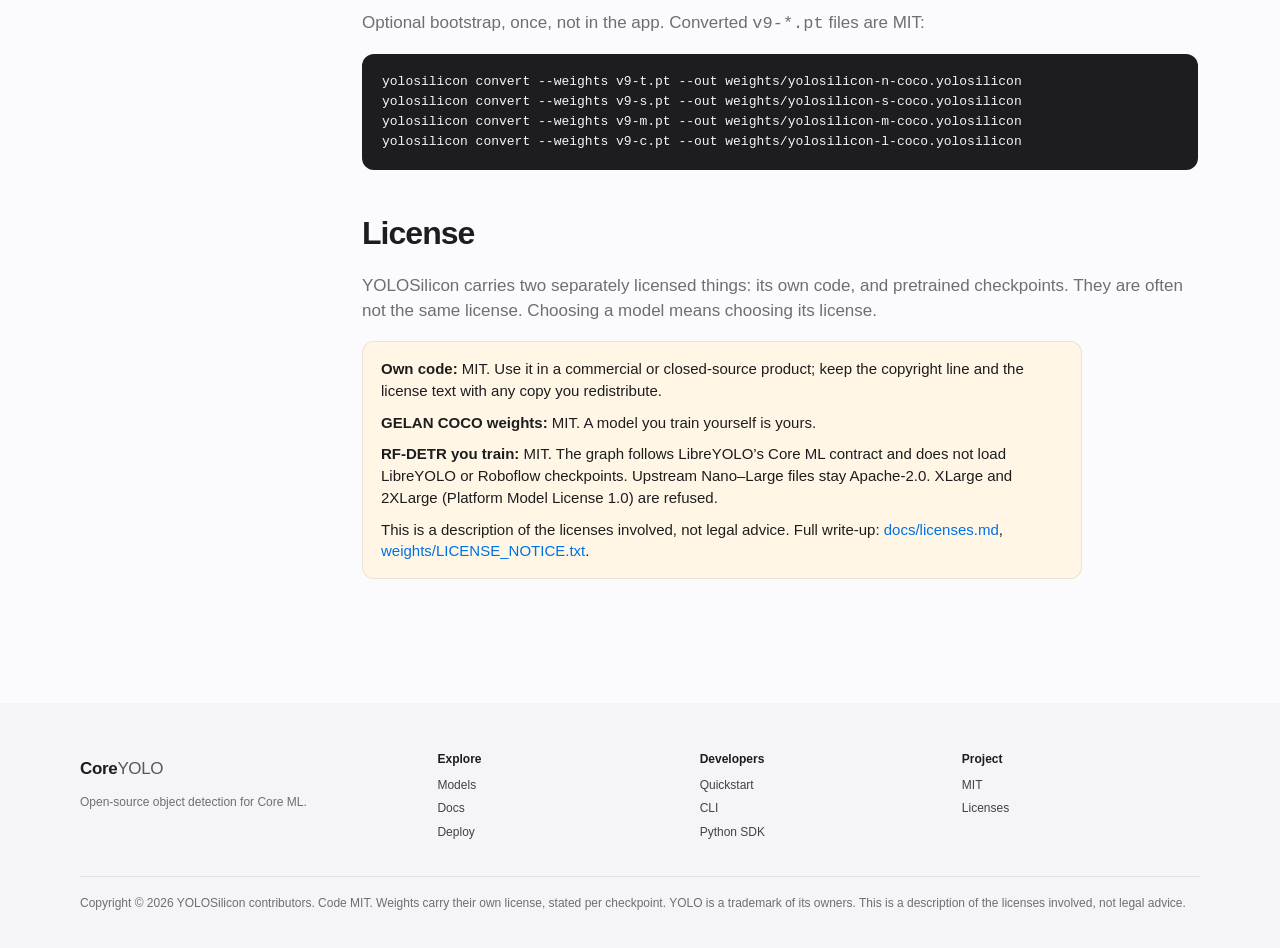
<file: website/docs.html>
<!DOCTYPE html>
<html lang="en">
<head>
  <meta charset="utf-8" />
  <meta name="viewport" content="width=device-width, initial-scale=1" />
  <title>Docs — YOLOSilicon</title>
  <meta name="description" content="Train, val, predict, and export YOLOSilicon. Python SDK and CLI." />
  <link rel="stylesheet" href="css/site.css?v=oss" />
</head>
<body>
  <header class="nav">
    <div class="nav-inner">
      <a class="wordmark" href="index.html">Core<span>YOLO</span></a>
      <button class="nav-toggle" type="button" aria-label="Menu" aria-expanded="false">☰</button>
      <ul class="nav-links">
        <li><a href="index.html">Home</a></li>
        <li><a href="models.html">Models</a></li>
        <li><a href="docs.html" aria-current="page">Docs</a></li>
        <li><a href="deploy.html">Deploy</a></li>
        <li><a href="https://github.com/zawawiAI/yolosilicon">GitHub</a></li>
        <li><a class="nav-cta" href="#quickstart">Get started</a></li>
      </ul>
    </div>
  </header>

  <header class="page-hero">
    <p class="eyebrow">Documentation</p>
    <h1>From data.yaml to Core ML.</h1>
    <p>The CLI and the Python SDK share the same internals. Application code loads YOLOSilicon files only.</p>
  </header>

  <div class="docs-layout">
    <nav class="docs-side" aria-label="Docs">
      <h4>Start</h4>
      <a class="active" href="#quickstart">Quickstart</a>
      <a href="#sdk">Python SDK</a>
      <a href="#cli">CLI</a>
      <h4>Train</h4>
      <a href="#graphs">GELAN, DFL, E2E, RF-DETR</a>
      <a href="#labels">Labels</a>
      <a href="#segment">Segmentation</a>
      <a href="#coco">COCO</a>
      <h4>Ship</h4>
      <a href="#export">Export</a>
      <a href="deploy.html">Core ML / iPhone</a>
      <a href="#license">License</a>
    </nav>
    <article class="docs-body">
      <h2 id="quickstart">Quickstart</h2>
      <p>Install YOLOSilicon, then train a nano model on Roboflow YOLO labels.</p>
      <pre><code>pip install yolosilicon</code></pre>

      <div class="tabs" role="tablist">
        <button class="tab" type="button" data-tab="py" aria-selected="true">Python</button>
        <button class="tab" type="button" data-tab="cli" aria-selected="false">CLI</button>
      </div>
      <div data-panel="py">
        <pre><code>from yolosilicon import Detector

model = Detector("n")              # GELAN n; also "s" / "m" / "l"
# model = Detector("s")
# model = Detector("n", family="e2e")
model.train(data="data.yaml", epochs=100, imgsz=640)
model.save("weights/app.yolosilicon")
results = model.predict("photo.jpg", classes="person")
model.export(imgsz=640)           # ReLU: palettes+ANE; SiLU: dense FP16 GPU</code></pre>
      </div>
      <div data-panel="cli" hidden>
        <pre><code>yolosilicon dummy-data --out datasets/dummy
yolosilicon train --data datasets/dummy/data.yaml --model n --family gelan --epochs 20 --imgsz 320
yolosilicon train --data datasets/dummy/data.yaml --model n --family e2e --epochs 20 --imgsz 320
yolosilicon val --data datasets/dummy/data.yaml --weights runs/detect/train/weights/best.pt
yolosilicon export --weights runs/detect/train/weights/best.pt --imgsz 320
yolosilicon predict --weights runs/detect/train/weights/best.mlpackage --source photo.jpg --device auto</code></pre>
      </div>
      <p><code>Detector("n")</code> builds an untrained GELAN nano graph. Pass <code>"s"</code>, <code>"m"</code>, or <code>"l"</code> for the larger tables, or <code>family="e2e"</code> for the NMS-free graph. <code>Detector("weights/app.yolosilicon")</code> or a <code>.mlpackage</code> loads a trained artifact. Do not pass <code>v9-t.pt</code> or <code>yolov9t.pt</code> into <code>Detector()</code> — those layouts are rejected. <code>from yolosilicon import YOLO</code> still works as an alias.</p>

      <h2 id="sdk">Python SDK</h2>
      <p><code>from yolosilicon import Detector, Result</code>. Methods: <code>train</code>, <code>val</code>, <code>predict</code>, <code>export</code>, <code>save</code>, <code>info</code>, <code>dummy_data</code>. Webcam: <code>model.predict(0)</code> on a Mac. That is not the iPhone runtime. <code>YOLO</code> is a compatibility alias; YOLO is a trademark of its owners.</p>
      <p>Native checkpoints are tagged <code>format: "yolosilicon"</code> with <code>stem.*</code> / <code>head.*</code> tensors. Suffix may be <code>.yolosilicon</code> or <code>.pt</code>.</p>

      <h2 id="cli">CLI</h2>
      <pre><code>yolosilicon train | val | predict | export | convert | coco | dummy-data</code></pre>
      <p>Device: <code>--device gpu</code> (default) is PyTorch MPS / Core ML CPU_AND_GPU. <code>auto</code> tries Neural Engine first on a <code>.mlpackage</code>. Also <code>ane</code>, <code>all</code>, <code>cpu</code>.</p>
      <p>Graph: <code>--family gelan</code> (default, YOLOv9 GELAN; n / s / m / l = v9-t / s / m / c), <code>--family dfl</code> (C2f + host NMS), <code>--family e2e</code> (C3k2 + C2PSA, NMS-free), or <code>--family rfdetr</code> (set prediction, n/s/m/l, FP16 on the Neural Engine). Old <code>9</code> / <code>8</code> / <code>26</code> flags still load.</p>
      <p>Activation: <code>--act relu</code> (default, ANE). <code>silu</code> is only for converted YOLOv9 tensors — do not swap it on those checkpoints. Also <code>star</code> (StarReLU), <code>gelu</code>, <code>hardswish</code>.</p>

      <h2 id="graphs">GELAN, DFL, E2E, and RF-DETR</h2>
      <p><strong>GELAN</strong> is the default detect graph: ELAN1 / RepNCSPELAN4 / SPPELAN, Distribution Focal Loss, decoded xywh, class-aware NMS on the host. Scales <code>n</code> / <code>s</code> / <code>m</code> / <code>l</code> match public <code>v9-t</code> / <code>s</code> / <code>m</code> / <code>c</code>. Core ML layout <code>(1, 4+nc, N)</code>. This graph never had YOLOv9 PGI aux nodes; export is the main branch only.</p>
      <p><strong>DFL</strong> is the older C2f + SPPF graph with the same DFL head.</p>
      <p><strong>E2E</strong> is C3k2 + C2PSA with a dual TAL head and NMS-free top-300 at inference. Core ML layout <code>(1, 300, 6)</code> as xyxy, conf, cls. Export drops the one-to-many train head. Train from scratch: <code>--family e2e</code> or <code>--recipe coco-n-e2e</code>.</p>
      <p><strong>RF-DETR</strong> follows LibreYOLO's Core ML contract for this family: one fixed RGB image, ImageNet normalization inside the graph, set prediction, no NMS, eval layout <code>(1, Q, 6)</code>. Scales n / s / m / l use 384 / 512 / 576 / 704. LibreYOLO defaults that export to FP32 and <code>compute_units=all</code>. YOLOSilicon pins FP16 and the Neural Engine, and uses dense cross-attention so the graph does not need deformable <code>grid_sample</code>. Train with <code>--family rfdetr</code> or <code>--recipe coco-n-rfdetr</code> at <code>lr0=1e-4</code>. Weights you train are MIT. Upstream Roboflow Nano–Large files stay Apache-2.0 and are not remapped. XLarge and 2XLarge (PML 1.0) are refused.</p>

      <h2 id="export">Export</h2>
      <pre><code>yolosilicon export --weights weights/app.yolosilicon --imgsz 640
yolosilicon export --weights weights/app.yolosilicon --imgsz 640 --no-palette
yolosilicon export --weights weights/app.yolosilicon --imgsz 640 --int8</code></pre>
      <p>Default export is an FP16 ML Program (iOS 16 / macOS 13): fused Conv–BN, inference branch only (no train-time aux heads), cached static DFL grids (no <code>meshgrid</code> / <code>arange</code> in the package), host NMS, MIL cleanup passes. ReLU, ReLU6, StarReLU, and HardSwish convert with <code>CPU_AND_NE</code> so the graph stays ANE-legal, then <strong>8-bit k-means palettize</strong>. Converted SiLU YOLOv9 packages stay dense FP16 on GPU. Palettes are ANE-oriented, so RF-DETR skips them and ships FP16 on the Neural Engine. <code>--int8</code> is linear weight quant instead of palettes. Train ReLU from scratch for Neural Engine.</p>
      <p>Python: <code>model.export(imgsz=640)</code> or <code>palettize=False</code>. Package metadata records <code>optimize</code> (<code>palettize8</code> / <code>fp16</code> / <code>int8</code>) and <code>preferred_compute</code> (<code>ane</code> or <code>gpu</code>).</p>

      <h2 id="labels">Labels</h2>
      <p>Roboflow YOLO export: <code>data.yaml</code> plus <code>train|valid/{images,labels}</code>. Each detect line is normalized <code>class xc yc w h</code>. Segmentation uses polygons. The loader accepts list or dict <code>names</code>, <code>val</code> or <code>valid</code>.</p>

      <h2 id="segment">Segmentation</h2>
      <pre><code>yolosilicon dummy-data --out datasets/dummy-seg --segment
yolosilicon train --data datasets/dummy-seg/data.yaml --model n --task segment --epochs 20 --imgsz 320</code></pre>
      <p>GELAN (DFL head) is the supported seg graph. E2E can train a proto head too. Mosaic is off so polygons stay valid. Core ML writes three outputs: detections, mask coefficients, proto. NMS and mask assembly stay on the host.</p>

      <h2 id="coco">COCO</h2>
      <pre><code>yolosilicon coco --out datasets/coco --download
yolosilicon coco --out datasets/coco --splits val --max-images 512 --no-download
yolosilicon train --recipe coco-n-fast
yolosilicon train --recipe coco-s
yolosilicon train --recipe coco-m
yolosilicon train --recipe coco-n-e2e</code></pre>
      <p>Optional bootstrap, once, not in the app. Converted <code>v9-*.pt</code> files are MIT:</p>
      <pre><code>yolosilicon convert --weights v9-t.pt --out weights/yolosilicon-n-coco.yolosilicon
yolosilicon convert --weights v9-s.pt --out weights/yolosilicon-s-coco.yolosilicon
yolosilicon convert --weights v9-m.pt --out weights/yolosilicon-m-coco.yolosilicon
yolosilicon convert --weights v9-c.pt --out weights/yolosilicon-l-coco.yolosilicon</code></pre>

      <h2 id="license">License</h2>
      <p>YOLOSilicon carries two separately licensed things: its own code, and pretrained checkpoints. They are often not the same license. Choosing a model means choosing its license.</p>
      <div class="note">
        <p><strong>Own code:</strong> MIT. Use it in a commercial or closed-source product; keep the copyright line and the license text with any copy you redistribute.</p>
        <p><strong>GELAN COCO weights:</strong> MIT. A model you train yourself is yours.</p>
        <p><strong>RF-DETR you train:</strong> MIT. The graph follows LibreYOLO’s Core ML contract and does not load LibreYOLO or Roboflow checkpoints. Upstream Nano–Large files stay Apache-2.0. XLarge and 2XLarge (Platform Model License 1.0) are refused.</p>
        <p>This is a description of the licenses involved, not legal advice. Full write-up: <a href="https://github.com/zawawiAI/yolosilicon/blob/main/docs/licenses.md">docs/licenses.md</a>, <a href="https://github.com/zawawiAI/yolosilicon/blob/main/weights/LICENSE_NOTICE.txt">weights/LICENSE_NOTICE.txt</a>.</p>
      </div>
    </article>
  </div>

  <footer class="footer">
    <div class="footer-grid">
      <div>
        <a class="wordmark" href="index.html" style="color:#1d1d1f">Core<span>YOLO</span></a>
        <p>Open-source object detection for Core ML.</p>
      </div>
      <div>
        <h4>Explore</h4>
        <a href="models.html">Models</a>
        <a href="docs.html">Docs</a>
        <a href="deploy.html">Deploy</a>
      </div>
      <div>
        <h4>Developers</h4>
        <a href="#quickstart">Quickstart</a>
        <a href="#cli">CLI</a>
        <a href="#sdk">Python SDK</a>
      </div>
      <div>
        <h4>Project</h4>
        <a href="https://github.com/zawawiAI/yolosilicon/blob/main/LICENSE">MIT</a>
        <a href="docs.html#license">Licenses</a>
      </div>
    </div>
    <p class="legal">Copyright © 2026 YOLOSilicon contributors. Code MIT. Weights carry their own license, stated per checkpoint. YOLO is a trademark of its owners. This is a description of the licenses involved, not legal advice.</p>
  </footer>
  <script src="js/site.js"></script>
</body>
</html>
</file>
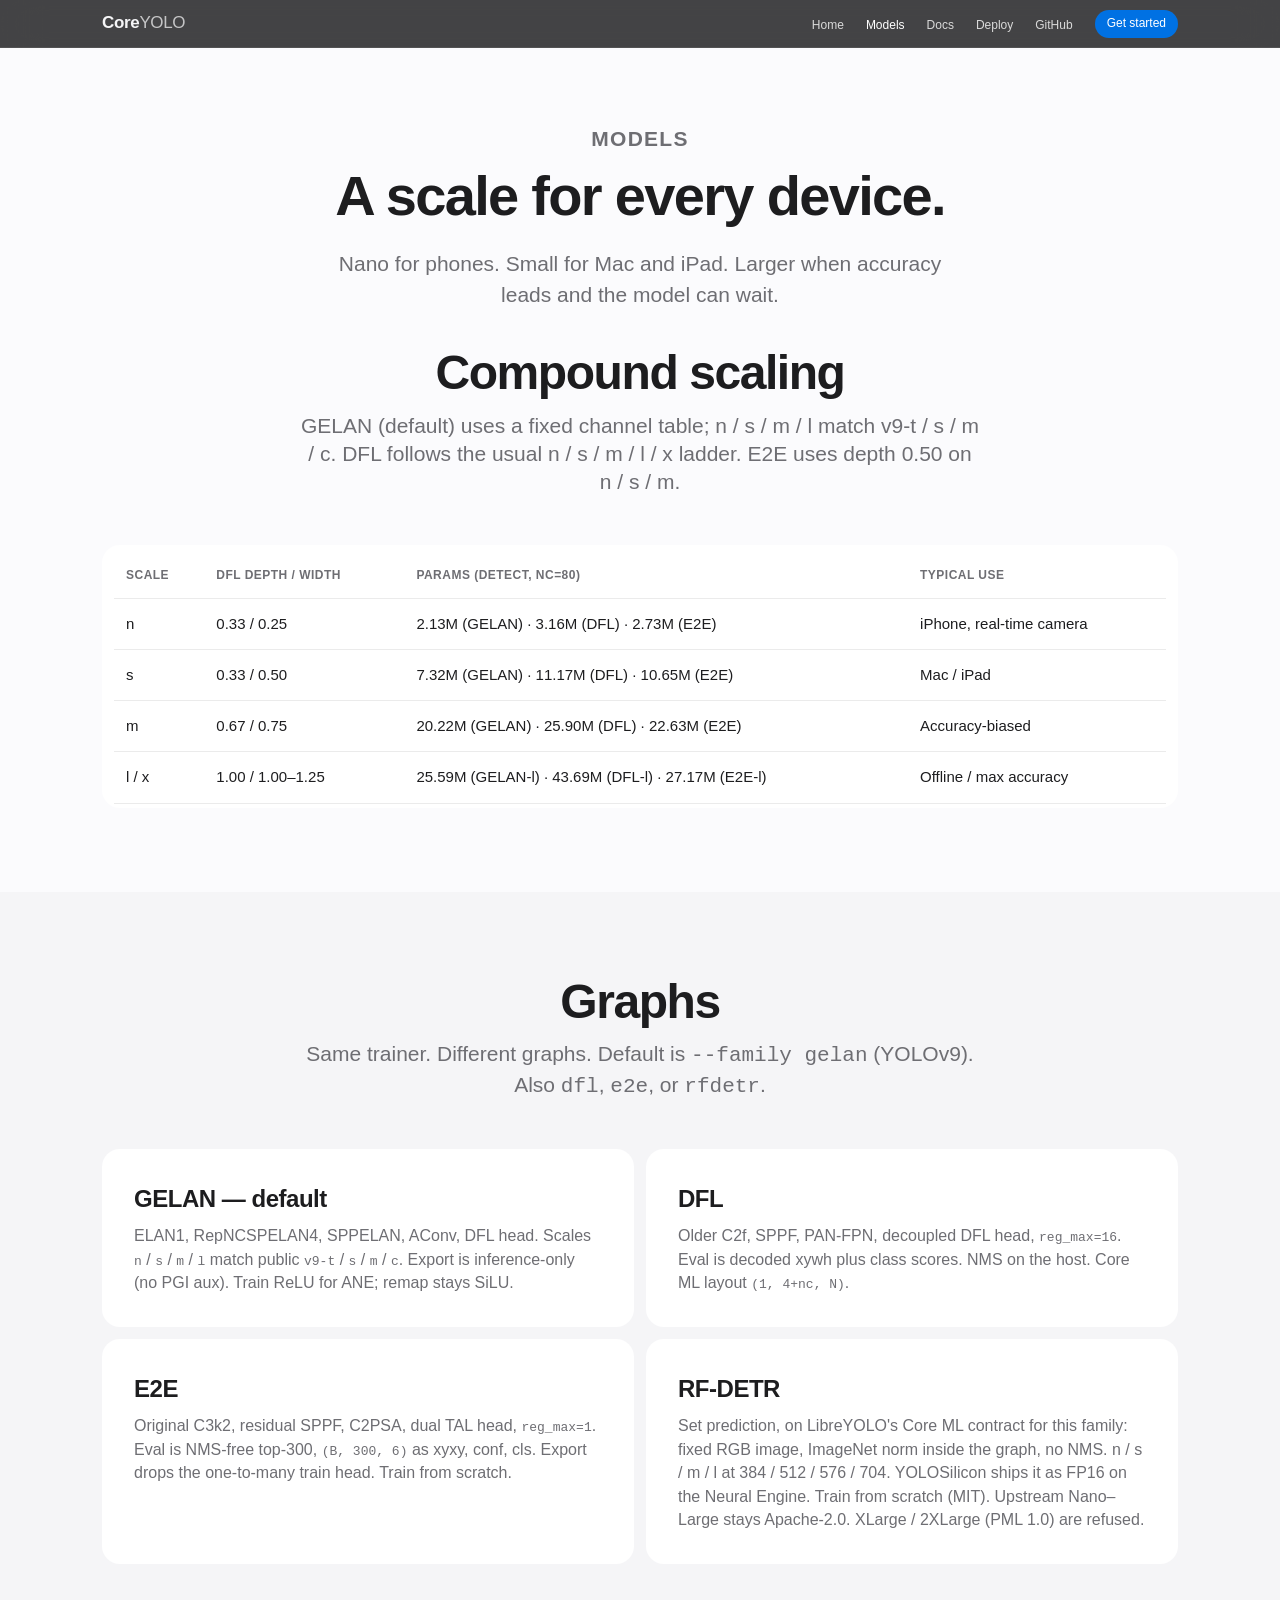
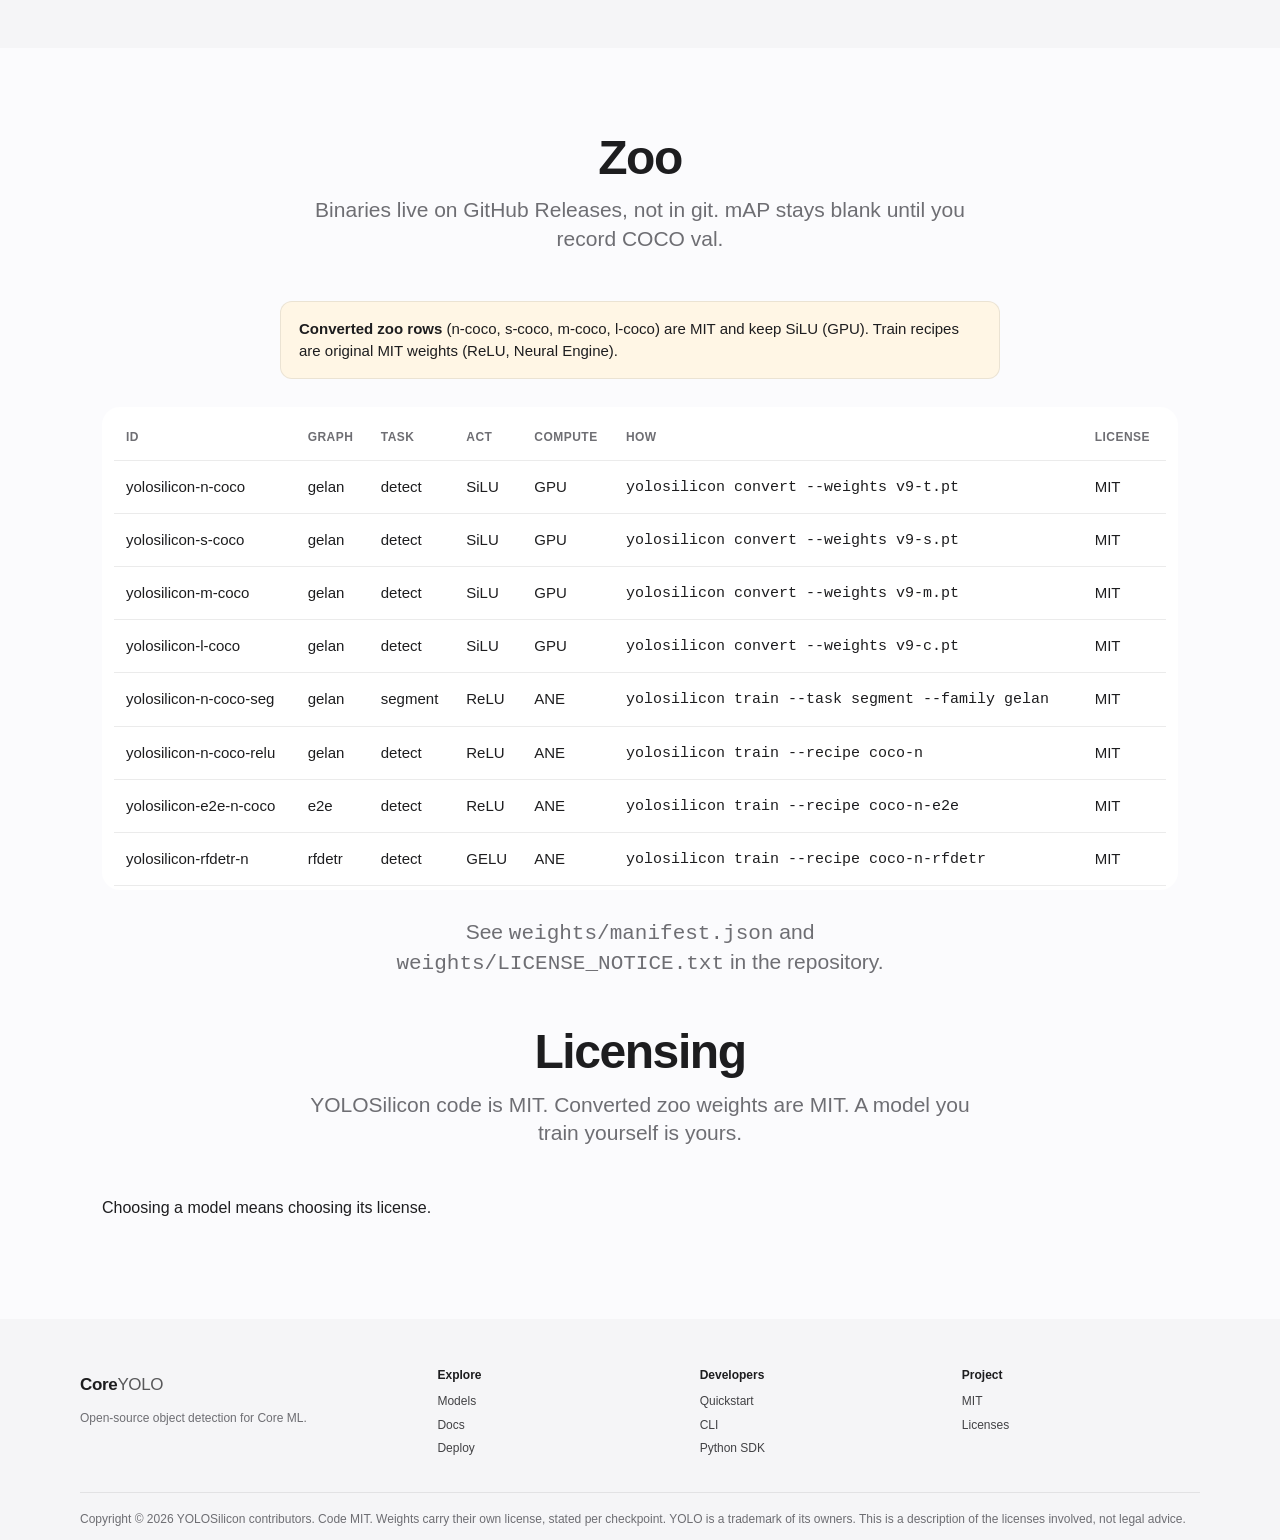
<file: website/models.html>
<!DOCTYPE html>
<html lang="en">
<head>
  <meta charset="utf-8" />
  <meta name="viewport" content="width=device-width, initial-scale=1" />
  <title>Models — YOLOSilicon</title>
  <meta name="description" content="YOLOSilicon scales n through x, GELAN, DFL, and E2E graphs, detect and segment." />
  <link rel="stylesheet" href="css/site.css?v=oss" />
</head>
<body>
  <header class="nav">
    <div class="nav-inner">
      <a class="wordmark" href="index.html">Core<span>YOLO</span></a>
      <button class="nav-toggle" type="button" aria-label="Menu" aria-expanded="false">☰</button>
      <ul class="nav-links">
        <li><a href="index.html">Home</a></li>
        <li><a href="models.html" aria-current="page">Models</a></li>
        <li><a href="docs.html">Docs</a></li>
        <li><a href="deploy.html">Deploy</a></li>
        <li><a href="https://github.com/zawawiAI/yolosilicon">GitHub</a></li>
        <li><a class="nav-cta" href="docs.html#quickstart">Get started</a></li>
      </ul>
    </div>
  </header>

  <header class="page-hero">
    <p class="eyebrow">Models</p>
    <h1>A scale for every device.</h1>
    <p>Nano for phones. Small for Mac and iPad. Larger when accuracy leads and the model can wait.</p>
  </header>

  <section class="section" style="padding-top:12px">
    <div class="wrap-wide">
      <h2>Compound scaling</h2>
      <p class="lead">GELAN (default) uses a fixed channel table; n / s / m / l match v9-t / s / m / c. DFL follows the usual n / s / m / l / x ladder. E2E uses depth 0.50 on n / s / m.</p>
      <div class="table-wrap">
        <table>
          <thead>
            <tr>
              <th>Scale</th>
              <th>DFL depth / width</th>
              <th>Params (detect, nc=80)</th>
              <th>Typical use</th>
            </tr>
          </thead>
          <tbody>
            <tr>
              <td>n</td>
              <td>0.33 / 0.25</td>
              <td>2.13M (GELAN) · 3.16M (DFL) · 2.73M (E2E)</td>
              <td>iPhone, real-time camera</td>
            </tr>
            <tr>
              <td>s</td>
              <td>0.33 / 0.50</td>
              <td>7.32M (GELAN) · 11.17M (DFL) · 10.65M (E2E)</td>
              <td>Mac / iPad</td>
            </tr>
            <tr>
              <td>m</td>
              <td>0.67 / 0.75</td>
              <td>20.22M (GELAN) · 25.90M (DFL) · 22.63M (E2E)</td>
              <td>Accuracy-biased</td>
            </tr>
            <tr>
              <td>l / x</td>
              <td>1.00 / 1.00–1.25</td>
              <td>25.59M (GELAN-l) · 43.69M (DFL-l) · 27.17M (E2E-l)</td>
              <td>Offline / max accuracy</td>
            </tr>
          </tbody>
        </table>
      </div>
    </div>
  </section>

  <section class="section gray">
    <div class="wrap-wide">
      <h2>Graphs</h2>
      <p class="lead">Same trainer. Different graphs. Default is <code>--family gelan</code> (YOLOv9). Also <code>dfl</code>, <code>e2e</code>, or <code>rfdetr</code>.</p>
      <div class="grid-2">
        <article class="card">
          <h3>GELAN — default</h3>
          <p>ELAN1, RepNCSPELAN4, SPPELAN, AConv, DFL head. Scales <code>n</code> / <code>s</code> / <code>m</code> / <code>l</code> match public <code>v9-t</code> / <code>s</code> / <code>m</code> / <code>c</code>. Export is inference-only (no PGI aux). Train ReLU for ANE; remap stays SiLU.</p>
        </article>
        <article class="card">
          <h3>DFL</h3>
          <p>Older C2f, SPPF, PAN-FPN, decoupled DFL head, <code>reg_max=16</code>. Eval is decoded xywh plus class scores. NMS on the host. Core ML layout <code>(1, 4+nc, N)</code>.</p>
        </article>
        <article class="card">
          <h3>E2E</h3>
          <p>Original C3k2, residual SPPF, C2PSA, dual TAL head, <code>reg_max=1</code>. Eval is NMS-free top-300, <code>(B, 300, 6)</code> as xyxy, conf, cls. Export drops the one-to-many train head. Train from scratch.</p>
        </article>
        <article class="card">
          <h3>RF-DETR</h3>
          <p>Set prediction, on LibreYOLO's Core ML contract for this family: fixed RGB image, ImageNet norm inside the graph, no NMS. n / s / m / l at 384 / 512 / 576 / 704. YOLOSilicon ships it as FP16 on the Neural Engine. Train from scratch (MIT). Upstream Nano–Large stays Apache-2.0. XLarge / 2XLarge (PML 1.0) are refused.</p>
        </article>
      </div>
    </div>
  </section>

  <section class="section">
    <div class="wrap-wide">
      <h2>Zoo</h2>
      <p class="lead">Binaries live on GitHub Releases, not in git. mAP stays blank until you record COCO val.</p>
      <p class="note"><strong>Converted zoo rows</strong> (n-coco, s-coco, m-coco, l-coco) are MIT and keep SiLU (GPU). Train recipes are original MIT weights (ReLU, Neural Engine).</p>
      <div class="table-wrap">
        <table>
          <thead>
            <tr>
              <th>Id</th>
              <th>Graph</th>
              <th>Task</th>
              <th>Act</th>
              <th>Compute</th>
              <th>How</th>
              <th>License</th>
            </tr>
          </thead>
          <tbody>
            <tr>
              <td>yolosilicon-n-coco</td>
              <td>gelan</td>
              <td>detect</td>
              <td>SiLU</td>
              <td>GPU</td>
              <td><code>yolosilicon convert --weights v9-t.pt</code></td>
              <td>MIT</td>
            </tr>
            <tr>
              <td>yolosilicon-s-coco</td>
              <td>gelan</td>
              <td>detect</td>
              <td>SiLU</td>
              <td>GPU</td>
              <td><code>yolosilicon convert --weights v9-s.pt</code></td>
              <td>MIT</td>
            </tr>
            <tr>
              <td>yolosilicon-m-coco</td>
              <td>gelan</td>
              <td>detect</td>
              <td>SiLU</td>
              <td>GPU</td>
              <td><code>yolosilicon convert --weights v9-m.pt</code></td>
              <td>MIT</td>
            </tr>
            <tr>
              <td>yolosilicon-l-coco</td>
              <td>gelan</td>
              <td>detect</td>
              <td>SiLU</td>
              <td>GPU</td>
              <td><code>yolosilicon convert --weights v9-c.pt</code></td>
              <td>MIT</td>
            </tr>
            <tr>
              <td>yolosilicon-n-coco-seg</td>
              <td>gelan</td>
              <td>segment</td>
              <td>ReLU</td>
              <td>ANE</td>
              <td><code>yolosilicon train --task segment --family gelan</code></td>
              <td>MIT</td>
            </tr>
            <tr>
              <td>yolosilicon-n-coco-relu</td>
              <td>gelan</td>
              <td>detect</td>
              <td>ReLU</td>
              <td>ANE</td>
              <td><code>yolosilicon train --recipe coco-n</code></td>
              <td>MIT</td>
            </tr>
            <tr>
              <td>yolosilicon-e2e-n-coco</td>
              <td>e2e</td>
              <td>detect</td>
              <td>ReLU</td>
              <td>ANE</td>
              <td><code>yolosilicon train --recipe coco-n-e2e</code></td>
              <td>MIT</td>
            </tr>
            <tr>
              <td>yolosilicon-rfdetr-n</td>
              <td>rfdetr</td>
              <td>detect</td>
              <td>GELU</td>
              <td>ANE</td>
              <td><code>yolosilicon train --recipe coco-n-rfdetr</code></td>
              <td>MIT</td>
            </tr>
          </tbody>
        </table>
      </div>
      <p class="lead" style="margin-top:28px">See <code>weights/manifest.json</code> and <code>weights/LICENSE_NOTICE.txt</code> in the repository.</p>

      <h2>Licensing</h2>
      <p class="lead">YOLOSilicon code is MIT. Converted zoo weights are MIT. A model you train yourself is yours.</p>
      <p>Choosing a model means choosing its license.</p>
    </div>
  </section>

  <footer class="footer">
    <div class="footer-grid">
      <div>
        <a class="wordmark" href="index.html" style="color:#1d1d1f">Core<span>YOLO</span></a>
        <p>Open-source object detection for Core ML.</p>
      </div>
      <div>
        <h4>Explore</h4>
        <a href="models.html">Models</a>
        <a href="docs.html">Docs</a>
        <a href="deploy.html">Deploy</a>
      </div>
      <div>
        <h4>Developers</h4>
        <a href="docs.html#quickstart">Quickstart</a>
        <a href="docs.html#cli">CLI</a>
        <a href="docs.html#sdk">Python SDK</a>
      </div>
      <div>
        <h4>Project</h4>
        <a href="https://github.com/zawawiAI/yolosilicon/blob/main/LICENSE">MIT</a>
        <a href="docs.html#license">Licenses</a>
      </div>
    </div>
    <p class="legal">Copyright © 2026 YOLOSilicon contributors. Code MIT. Weights carry their own license, stated per checkpoint. YOLO is a trademark of its owners. This is a description of the licenses involved, not legal advice.</p>
  </footer>
  <script src="js/site.js"></script>
</body>
</html>
</file>
<file: website/css/site.css>
:root {
  --bg: #fbfbfd;
  --bg-alt: #f5f5f7;
  --bg-dark: #000;
  --bg-elevated: #1d1d1f;
  --text: #1d1d1f;
  --text-on-dark: #f5f5f7;
  --muted: #6e6e73;
  --muted-on-dark: #a1a1a6;
  --blue: #0071e3;
  --blue-hover: #0077ed;
  --line: rgba(0, 0, 0, 0.08);
  --line-dark: rgba(255, 255, 255, 0.12);
  --nav-h: 48px;
  --radius: 18px;
  --radius-sm: 12px;
  --max: 980px;
  --wide: 1120px;
  --font: -apple-system, BlinkMacSystemFont, "SF Pro Display", "SF Pro Text",
    "Helvetica Neue", Helvetica, Arial, sans-serif;
  --mono: "SF Mono", ui-monospace, Menlo, Monaco, Consolas, monospace;
}

*,
*::before,
*::after {
  box-sizing: border-box;
}

html {
  scroll-behavior: smooth;
}

body {
  margin: 0;
  font-family: var(--font);
  background: var(--bg);
  color: var(--text);
  line-height: 1.47;
  -webkit-font-smoothing: antialiased;
}

a {
  color: var(--blue);
  text-decoration: none;
}

a:hover {
  text-decoration: underline;
}

img {
  max-width: 100%;
}

.nav {
  position: sticky;
  top: 0;
  z-index: 40;
  height: var(--nav-h);
  background: rgba(22, 22, 23, 0.8);
  backdrop-filter: saturate(180%) blur(20px);
  -webkit-backdrop-filter: saturate(180%) blur(20px);
  border-bottom: 1px solid rgba(255, 255, 255, 0.08);
}

.nav-inner {
  max-width: var(--wide);
  height: 100%;
  margin: 0 auto;
  padding: 0 22px;
  display: flex;
  align-items: center;
  gap: 22px;
  position: relative;
}

.wordmark {
  color: #f5f5f7;
  font-size: 17px;
  font-weight: 600;
  letter-spacing: -0.02em;
  text-decoration: none;
}

.wordmark:hover {
  text-decoration: none;
  color: #fff;
}

.wordmark span {
  font-weight: 400;
  opacity: 0.72;
}

.nav-links {
  display: flex;
  align-items: center;
  gap: 22px;
  margin-left: auto;
  list-style: none;
  padding: 0;
}

.nav-links a {
  color: rgba(255, 255, 255, 0.8);
  font-size: 12px;
  text-decoration: none;
}

.nav-links a:hover,
.nav-links a[aria-current="page"] {
  color: #fff;
  text-decoration: none;
}

.nav-cta {
  display: inline-flex;
  align-items: center;
  height: 28px;
  padding: 0 12px;
  border-radius: 980px;
  background: var(--blue);
  color: #fff !important;
  font-size: 12px;
  font-weight: 500;
}

.nav-cta:hover {
  background: var(--blue-hover);
}

.nav-toggle {
  display: none;
  margin-left: auto;
  width: 40px;
  height: 40px;
  border: 0;
  background: transparent;
  color: #fff;
  font-size: 22px;
  cursor: pointer;
}

.eyebrow {
  font-size: 12px;
  font-weight: 600;
  letter-spacing: 0.06em;
  text-transform: uppercase;
  color: var(--muted);
  margin: 0 0 10px;
}

.hero {
  text-align: center;
  padding: 72px 22px 36px;
}

.hero h1 {
  margin: 0;
  font-size: clamp(44px, 8vw, 80px);
  font-weight: 600;
  letter-spacing: -0.035em;
  line-height: 1.05;
}

.hero .sub {
  max-width: 720px;
  margin: 18px auto 0;
  font-size: clamp(19px, 2.4vw, 28px);
  font-weight: 400;
  color: var(--muted);
  letter-spacing: 0.01em;
  line-height: 1.25;
}

.hero-actions {
  display: flex;
  justify-content: center;
  gap: 28px;
  margin-top: 28px;
  flex-wrap: wrap;
}

.btn {
  display: inline-flex;
  align-items: center;
  justify-content: center;
  min-width: 28px;
  height: 44px;
  padding: 0 22px;
  border-radius: 980px;
  font-size: 17px;
  font-weight: 400;
  text-decoration: none;
  border: 0;
  cursor: pointer;
}

.btn:hover {
  text-decoration: none;
}

.btn-blue {
  background: var(--blue);
  color: #fff;
}

.btn-blue:hover {
  background: var(--blue-hover);
}

.btn-text {
  background: transparent;
  color: var(--blue);
  padding: 0;
  height: auto;
}

.btn-text::after {
  content: " ›";
}

.wrap {
  max-width: var(--max);
  margin: 0 auto;
  padding: 0 22px;
}

.wrap-wide {
  max-width: var(--wide);
  margin: 0 auto;
  padding: 0 22px;
}

.section {
  padding: 84px 0;
}

.section h2 {
  margin: 0 0 12px;
  font-size: clamp(32px, 5vw, 48px);
  font-weight: 600;
  letter-spacing: -0.03em;
  line-height: 1.1;
  text-align: center;
}

.section .lead {
  text-align: center;
  color: var(--muted);
  font-size: 21px;
  max-width: 680px;
  margin: 0 auto 48px;
  line-height: 1.35;
}

.dark {
  background: var(--bg-dark);
  color: var(--text-on-dark);
}

.dark .lead,
.dark .eyebrow,
.dark .muted {
  color: var(--muted-on-dark);
}

.gray {
  background: var(--bg-alt);
}

.tiles {
  display: grid;
  grid-template-columns: repeat(3, 1fr);
  gap: 12px;
}

.tile {
  background: #fff;
  border-radius: var(--radius);
  padding: 36px 32px 40px;
  min-height: 280px;
}

.dark .tile {
  background: var(--bg-elevated);
}

.tile h3 {
  margin: 0 0 10px;
  font-size: 28px;
  letter-spacing: -0.025em;
  font-weight: 600;
}

.tile p {
  margin: 0;
  color: var(--muted);
  font-size: 17px;
}

.dark .tile p {
  color: var(--muted-on-dark);
}

.phone-stage {
  display: flex;
  justify-content: center;
  padding: 20px 22px 80px;
}

.phone {
  width: min(320px, 86vw);
  aspect-ratio: 9 / 19.5;
  border-radius: 44px;
  background: #111 url("img/scene.jpg?v=kl") center / cover no-repeat;
  border: 10px solid #2c2c2e;
  box-shadow: 0 40px 80px rgba(0, 0, 0, 0.45);
  position: relative;
  overflow: hidden;
}

.phone .notch {
  position: absolute;
  top: 10px;
  left: 50%;
  transform: translateX(-50%);
  width: 92px;
  height: 22px;
  background: #000;
  border-radius: 14px;
  z-index: 2;
}

.phone .scene {
  position: absolute;
  top: 0;
  left: 0;
  width: 100%;
  height: 100%;
  object-fit: cover;
  object-position: center center;
  display: block;
}

.phone .box {
  position: absolute;
  border: 2px solid #32d74b;
  border-radius: 4px;
  z-index: 1;
  pointer-events: none;
}

.phone .tag {
  position: absolute;
  font-size: 10px;
  color: #fff;
  background: #32d74b;
  padding: 1px 5px;
  border-radius: 3px;
  font-family: var(--mono);
  z-index: 1;
  pointer-events: none;
  white-space: nowrap;
}

.install {
  display: flex;
  align-items: center;
  justify-content: space-between;
  gap: 16px;
  flex-wrap: wrap;
  max-width: 560px;
  margin: 0 auto;
  background: #fff;
  border-radius: var(--radius-sm);
  padding: 14px 16px 14px 20px;
  font-family: var(--mono);
  font-size: 15px;
}

.dark .install {
  background: #161617;
  color: #d2d2d7;
}

.copy {
  flex: none;
  height: 32px;
  padding: 0 12px;
  border: 0;
  border-radius: 980px;
  background: var(--blue);
  color: #fff;
  font-family: var(--font);
  font-size: 12px;
  cursor: pointer;
}

.grid-2 {
  display: grid;
  grid-template-columns: 1fr 1fr;
  gap: 12px;
}

.card {
  background: #fff;
  border-radius: var(--radius);
  padding: 32px;
}

.dark .card {
  background: var(--bg-elevated);
}

.card h3 {
  margin: 0 0 8px;
  font-size: 24px;
  letter-spacing: -0.02em;
}

.card p {
  margin: 0;
  color: var(--muted);
}

pre,
.code {
  font-family: var(--mono);
  font-size: 13px;
  line-height: 1.55;
  background: #1d1d1f;
  color: #f5f5f7;
  border-radius: 12px;
  padding: 18px 20px;
  overflow-x: auto;
  margin: 16px 0 0;
}

.code-toolbar {
  display: flex;
  justify-content: space-between;
  align-items: center;
  margin-top: 20px;
}

.code-toolbar span {
  font-size: 12px;
  color: var(--muted);
}

table {
  width: 100%;
  border-collapse: collapse;
  font-size: 15px;
}

th,
td {
  text-align: left;
  padding: 14px 12px;
  border-bottom: 1px solid var(--line);
}

th {
  font-size: 12px;
  letter-spacing: 0.04em;
  text-transform: uppercase;
  color: var(--muted);
  font-weight: 600;
}

.table-wrap {
  background: #fff;
  border-radius: var(--radius);
  overflow-x: auto;
  padding: 8px 12px 4px;
}

.page-hero {
  padding: 64px 22px 24px;
  text-align: center;
}

.page-hero h1 {
  margin: 0;
  font-size: clamp(36px, 6vw, 56px);
  letter-spacing: -0.03em;
  font-weight: 600;
}

.page-hero p {
  margin: 12px auto 0;
  max-width: 640px;
  font-size: 21px;
  color: var(--muted);
}

.docs-layout {
  display: grid;
  grid-template-columns: 220px 1fr;
  gap: 40px;
  max-width: var(--wide);
  margin: 0 auto;
  padding: 24px 22px 96px;
}

.docs-side a {
  display: block;
  color: var(--text);
  font-size: 14px;
  padding: 7px 0;
  text-decoration: none;
}

.docs-side a:hover,
.docs-side a.active {
  color: var(--blue);
}

.docs-side h4 {
  margin: 22px 0 6px;
  font-size: 12px;
  text-transform: uppercase;
  letter-spacing: 0.05em;
  color: var(--muted);
}

.docs-body h2 {
  font-size: 32px;
  letter-spacing: -0.03em;
  margin: 40px 0 10px;
}

.docs-body h2:first-child {
  margin-top: 0;
}

.docs-body p {
  color: var(--muted);
  font-size: 17px;
}

.note {
  background: #fff6e5;
  border: 1px solid rgba(0, 0, 0, 0.08);
  border-radius: var(--radius-sm);
  padding: 16px 18px;
  color: var(--text);
  font-size: 15px;
  line-height: 1.45;
  max-width: 720px;
  margin: 0 auto 28px;
  text-align: left;
}

.docs-body .note {
  margin: 16px 0 28px;
  color: var(--text);
}

.docs-body .note p {
  color: var(--text);
  font-size: 15px;
  margin: 0 0 10px;
}

.docs-body .note p:last-child {
  margin-bottom: 0;
}

.footer {
  background: var(--bg-alt);
  padding: 48px 22px 36px;
  color: var(--muted);
  font-size: 12px;
}

.footer-grid {
  max-width: var(--wide);
  margin: 0 auto;
  display: grid;
  grid-template-columns: 1.4fr 1fr 1fr 1fr;
  gap: 24px;
}

.footer a {
  display: block;
  color: #424245;
  text-decoration: none;
  margin: 6px 0;
}

.footer a:hover {
  text-decoration: underline;
}

.footer h4 {
  margin: 0 0 8px;
  color: #1d1d1f;
  font-size: 12px;
}

.legal {
  max-width: var(--wide);
  margin: 28px auto 0;
  padding-top: 18px;
  border-top: 1px solid var(--line);
}

.ribbon {
  background: #1d1d1f;
  color: #f5f5f7;
  text-align: center;
  font-size: 12px;
  padding: 10px 16px;
}

.ribbon a {
  color: #2997ff;
}

.tabs {
  display: flex;
  gap: 8px;
  justify-content: center;
  margin-bottom: 20px;
  flex-wrap: wrap;
}

.tab {
  border: 0;
  background: transparent;
  color: var(--muted);
  font-size: 15px;
  padding: 8px 14px;
  border-radius: 980px;
  cursor: pointer;
  font-family: var(--font);
}

.tab[aria-selected="true"] {
  background: #1d1d1f;
  color: #fff;
}

@media (max-width: 834px) {
  .tiles,
  .grid-2,
  .docs-layout,
  .footer-grid {
    grid-template-columns: 1fr;
  }

  .nav-toggle {
    display: block;
  }

  .nav-links {
    display: none;
    position: absolute;
    top: var(--nav-h);
    left: 0;
    right: 0;
    background: #161617;
    flex-direction: column;
    align-items: stretch;
    padding: 12px 22px 20px;
    gap: 0;
  }

  .nav-links.open {
    display: flex;
  }

  .nav-links a {
    padding: 12px 0;
    font-size: 17px;
    border-bottom: 1px solid var(--line-dark);
  }

  .section {
    padding: 56px 0;
  }

  .tile {
    min-height: 0;
  }
}
</file>
